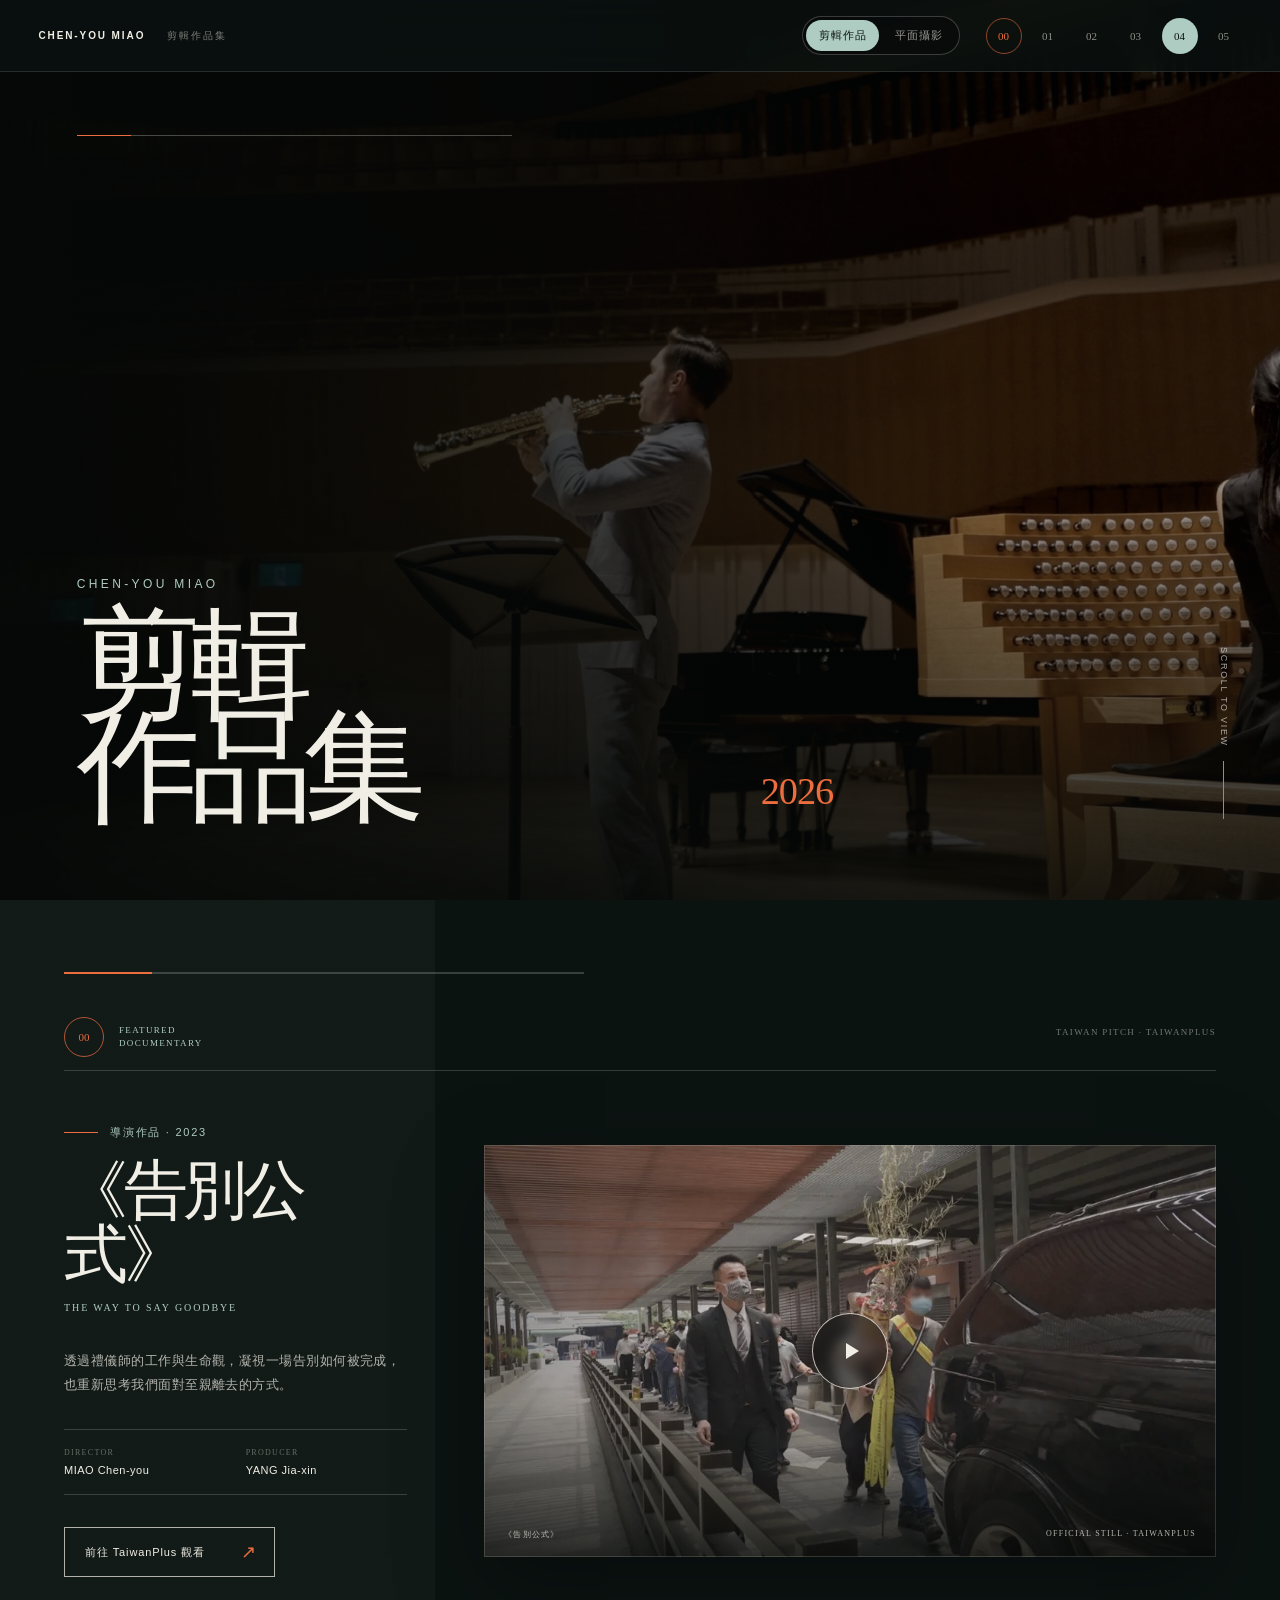
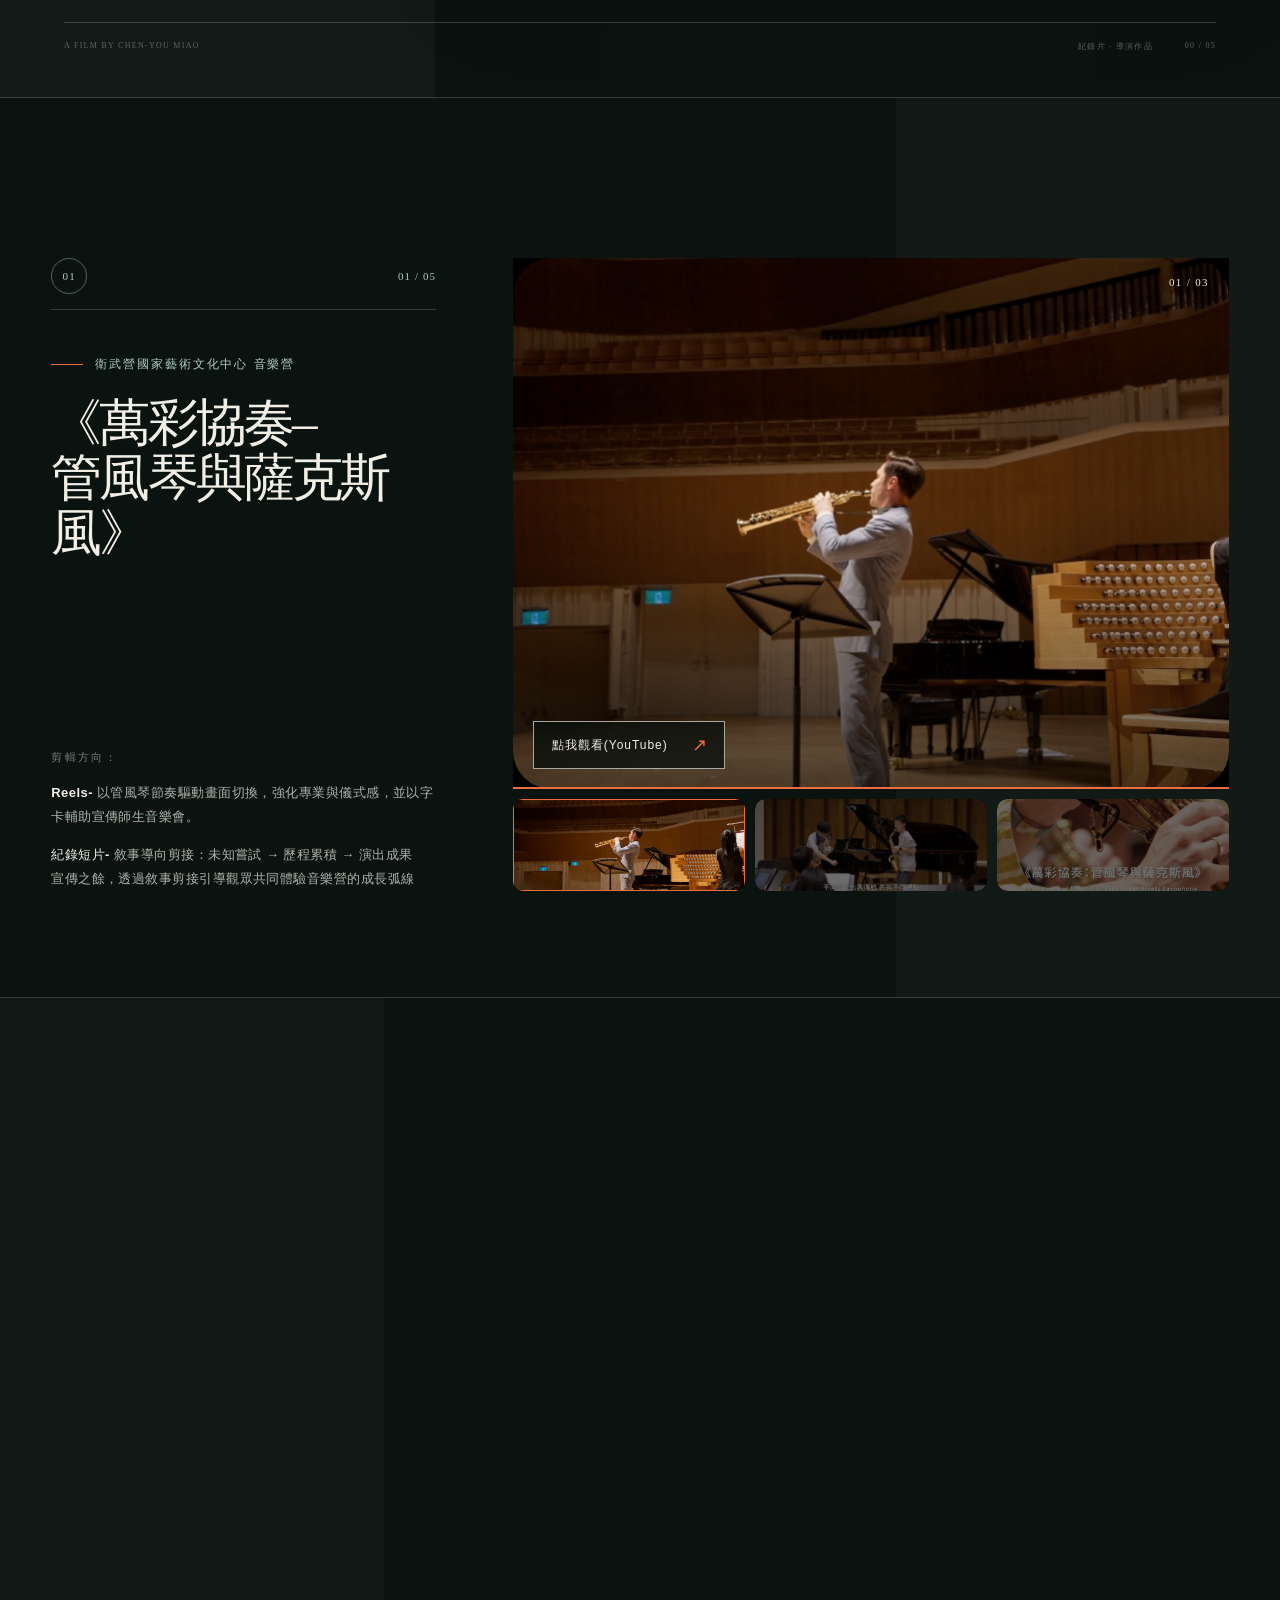
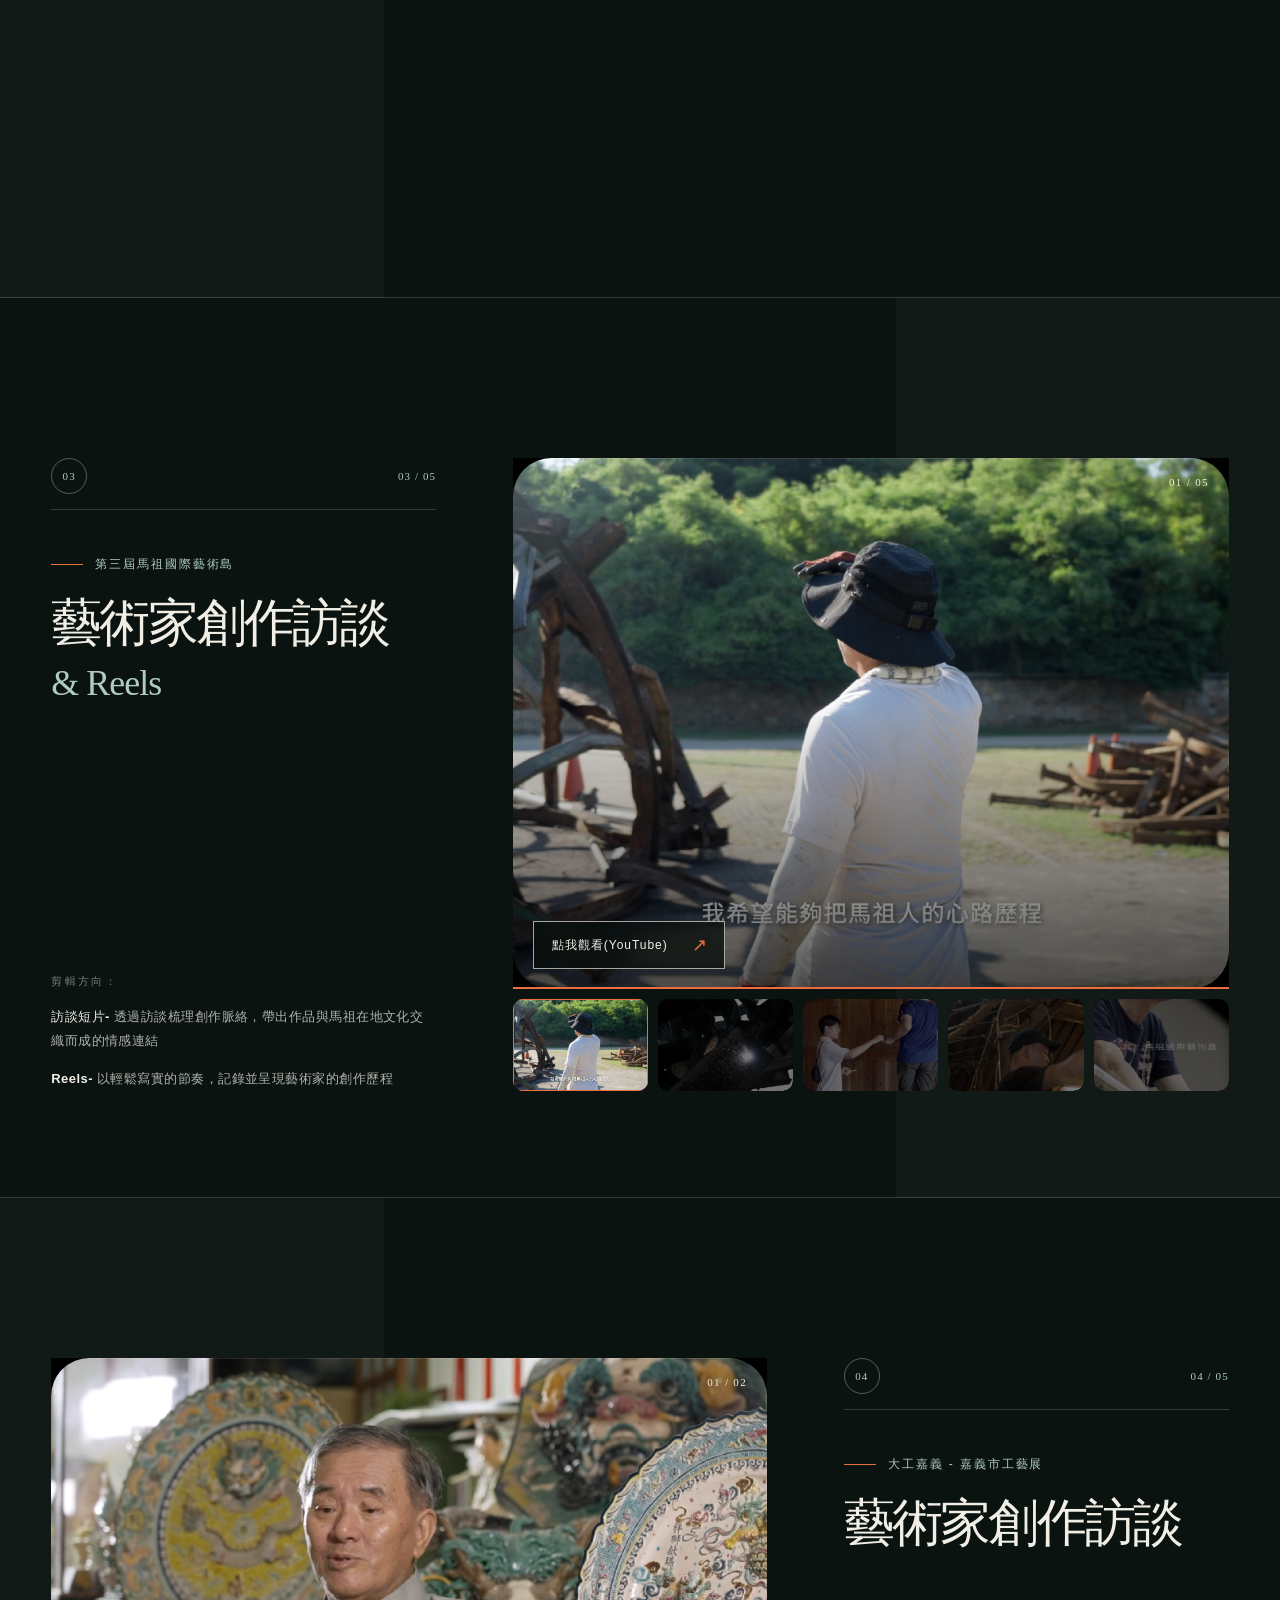
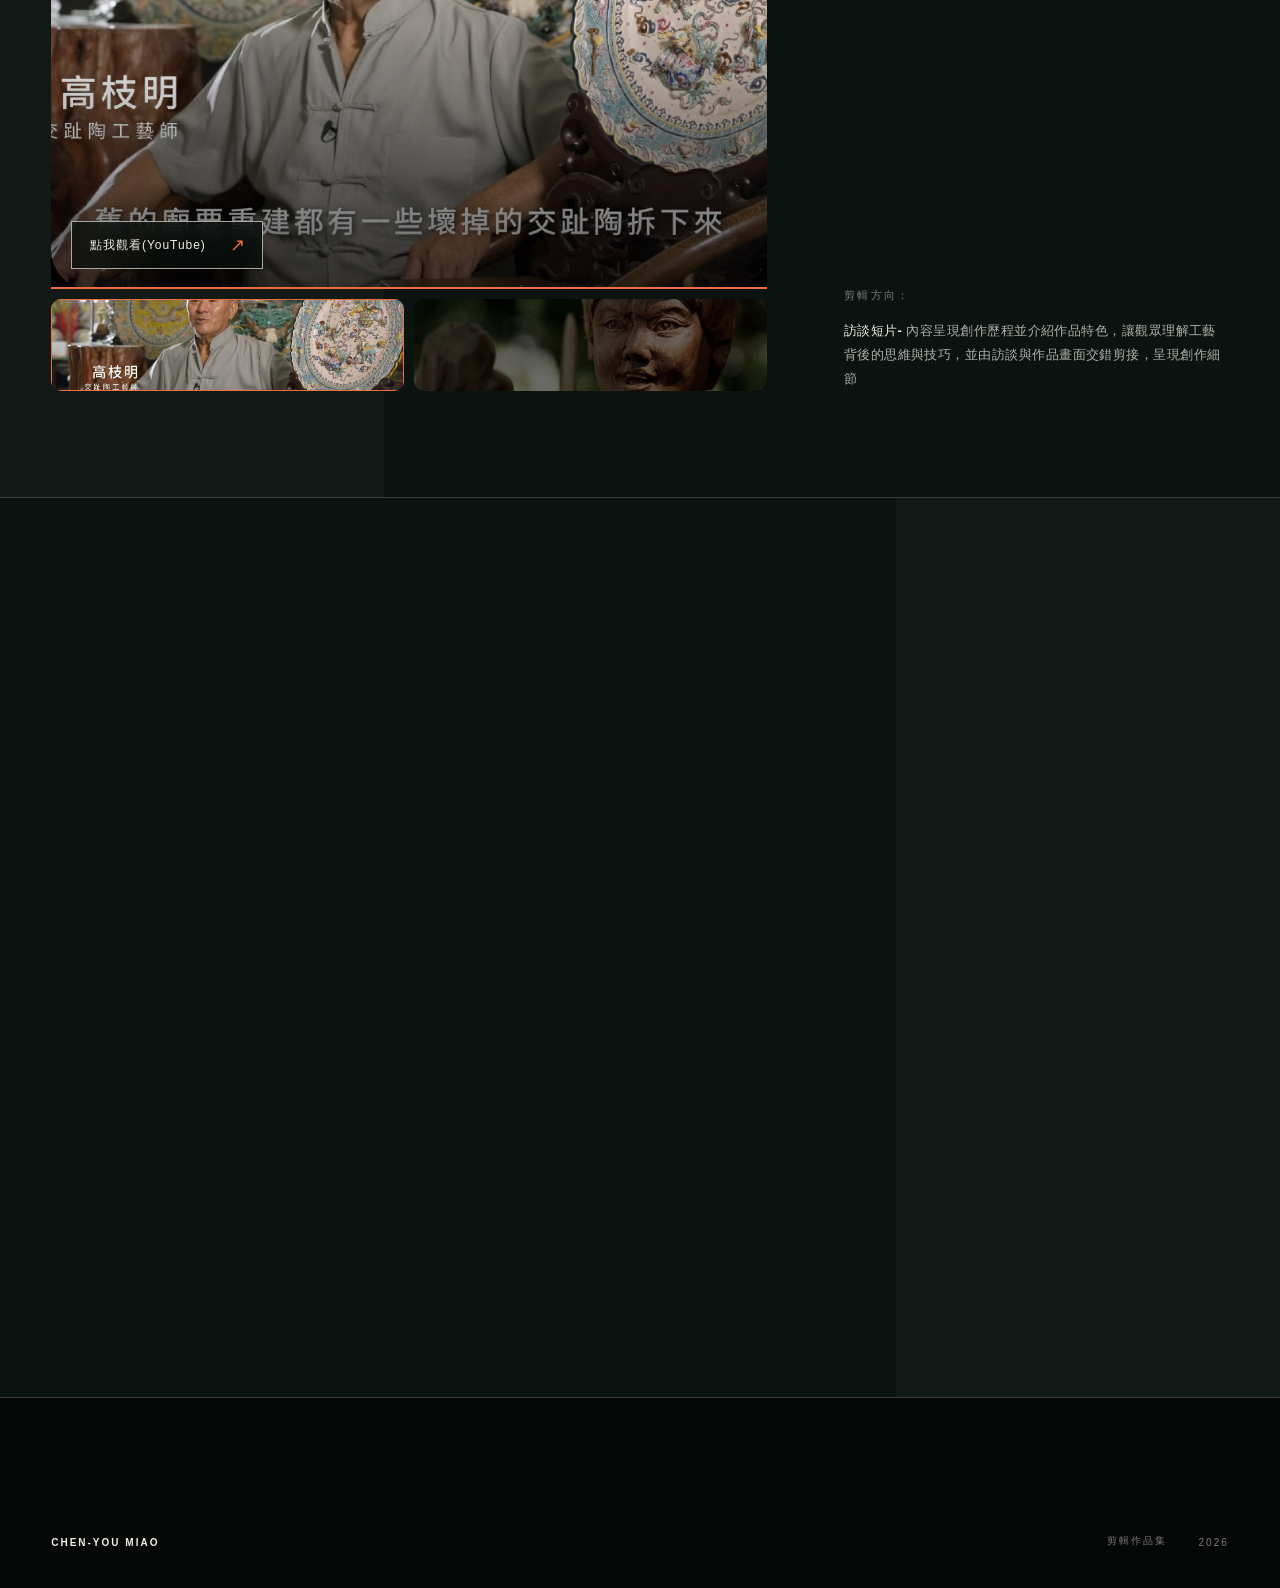
<file: index.html>
<!doctype html>
<html lang="zh-Hant">
<head>
  <meta charset="utf-8" />
  <meta name="viewport" content="width=device-width, initial-scale=1" />
  <meta name="description" content="繆承祐剪輯作品集：藝文活動、藝術家訪談、紀錄短片與宣傳影像。" />
  <meta name="theme-color" content="#0b1311" />
  <title>繆承祐｜剪輯作品集</title>
  <link rel="stylesheet" href="styles.css?v=20261124-project-align-4" />
</head>
<body>
  <div class="noise" aria-hidden="true"></div>

  <header class="site-header">
    <a class="brand" href="#top" aria-label="回到頁首">
      <strong>CHEN-YOU MIAO</strong>
      <span>剪輯作品集</span>
    </a>
    <div class="header-actions">
      <nav class="portfolio-switch" aria-label="切換作品集">
        <a class="is-active" href="index.html" aria-current="page">剪輯作品</a>
        <a href="photography.html">平面攝影</a>
      </nav>
      <nav class="desktop-nav" aria-label="作品導覽">
        <a class="featured-nav-link" href="#documentary">00</a>
        <a href="#project-01">01</a>
        <a href="#project-02">02</a>
        <a href="#project-03">03</a>
        <a href="#project-04">04</a>
        <a href="#project-05">05</a>
      </nav>
      <button class="menu-button" type="button" aria-expanded="false" aria-controls="mobile-nav">MENU</button>
    </div>
    <nav class="mobile-nav" id="mobile-nav" aria-label="行動版作品導覽">
      <a href="#documentary">00 — 告別公式</a>
      <a href="#project-01">01 — 萬彩協奏</a>
      <a href="#project-02">02 — 南火之誕</a>
      <a href="#project-03">03 — 馬祖國際藝術島</a>
      <a href="#project-04">04 — 大工嘉義</a>
      <a href="#project-05">05 — 其它</a>
    </nav>
  </header>

  <main>
    <section class="cover" id="top" aria-labelledby="cover-title">
      <img class="cover-image" src="assets/music-01.jpg" alt="音樂演出紀錄畫面" />
      <div class="cover-shade" aria-hidden="true"></div>
      <div class="cover-rule" aria-hidden="true"></div>
      <div class="cover-copy">
        <p class="cover-kicker">CHEN-YOU MIAO</p>
        <h1 id="cover-title">剪輯<br />作品集</h1>
        <p class="cover-year">2026</p>
      </div>
      <a class="scroll-cue" href="#documentary"><span>SCROLL TO VIEW</span><i aria-hidden="true"></i></a>
    </section>

    <section class="featured-documentary" id="documentary" aria-labelledby="documentary-title">
      <div class="featured-rule" aria-hidden="true"></div>

      <header class="featured-header reveal">
        <div class="featured-marker">
          <span>00</span>
          <p>FEATURED<br />DOCUMENTARY</p>
        </div>
        <p class="featured-platform">TAIWAN PITCH · TAIWANPLUS</p>
      </header>

      <div class="featured-layout">
        <div class="featured-copy reveal">
          <p class="featured-eyebrow">導演作品 · 2023</p>
          <h2 id="documentary-title">《告別公式》</h2>
          <p class="featured-en-title">THE WAY TO SAY GOODBYE</p>
          <p class="featured-summary">透過禮儀師的工作與生命觀，凝視一場告別如何被完成，也重新思考我們面對至親離去的方式。</p>

          <dl class="featured-credits">
            <div>
              <dt>DIRECTOR</dt>
              <dd>MIAO Chen-you</dd>
            </div>
            <div>
              <dt>PRODUCER</dt>
              <dd>YANG Jia-xin</dd>
            </div>
          </dl>

          <a class="documentary-button" href="https://www.taiwanplus.com/shows/lifestyle/culture/428/taiwan-pitch/230217061/the-way-to-say-goodbye" target="_blank" rel="noreferrer">
            <span>前往 TaiwanPlus 觀看</span>
            <b aria-hidden="true">↗</b>
          </a>
        </div>

        <figure class="featured-visual reveal">
          <img src="assets/documentary/the-way-to-say-goodbye.webp" alt="《告別公式》紀錄片劇照，禮儀師引導告別儀式" />
          <div class="featured-image-shade" aria-hidden="true"></div>
          <figcaption>
            <span>《告別公式》</span>
            <span>OFFICIAL STILL · TAIWANPLUS</span>
          </figcaption>
          <a class="documentary-play" href="https://www.taiwanplus.com/shows/lifestyle/culture/428/taiwan-pitch/230217061/the-way-to-say-goodbye" target="_blank" rel="noreferrer" aria-label="前往 TaiwanPlus 觀看《告別公式》">
            <i aria-hidden="true"></i>
          </a>
        </figure>
      </div>

      <footer class="featured-footer reveal">
        <span>A FILM BY CHEN-YOU MIAO</span>
        <span>紀錄片 · 導演作品</span>
        <span>00 / 05</span>
      </footer>
    </section>

    <section class="project" id="project-01" aria-labelledby="project-01-title">
      <div class="project-copy reveal">
        <div class="project-meta"><span>01</span><span>01 / 05</span></div>
        <p class="eyebrow">衛武營國家藝術文化中心 音樂營</p>
        <h2 id="project-01-title">《萬彩協奏–<br />管風琴與薩克斯風》</h2>
        <div class="direction">
          <h3>剪輯方向：</h3>
          <p><strong>Reels-</strong> 以管風琴節奏驅動畫面切換，強化專業與儀式感，並以字卡輔助宣傳師生音樂會。</p>
          <p><strong>紀錄短片-</strong> 敘事導向剪接：未知嘗試 → 歷程累積 → 演出成果<br />宣傳之餘，透過敘事剪接引導觀眾共同體驗音樂營的成長弧線</p>
        </div>
      </div>
      <div class="carousel reveal" data-carousel data-interval="3000">
        <div class="stage">
          <img class="stage-image" src="assets/music-01.jpg" alt="衛武營音樂營演出畫面" />
          <span class="stage-count" aria-live="polite">01 / 03</span>
          <a class="watch-button" href="https://youtube.com/playlist?list=PL-OPUMugt4q7_L4iYBAAZWl5LXCEzNAv4&amp;si=p-gY_dQYoXLNMkjb" target="_blank" rel="noreferrer">點我觀看(YouTube)<span aria-hidden="true">↗</span></a>
          <span class="timer" aria-hidden="true"></span>
        </div>
        <div class="thumbnails" aria-label="萬彩協奏作品圖片">
          <button class="thumbnail is-active" type="button" data-src="assets/music-01.jpg" data-alt="衛武營舞台上的薩克斯風演出" aria-label="顯示圖片 1"><img src="assets/music-01.jpg" alt="" /></button>
          <button class="thumbnail" type="button" data-src="assets/music-02.jpg" data-alt="音樂營鋼琴與薩克斯風排練" aria-label="顯示圖片 2"><img src="assets/music-02.jpg" alt="" /></button>
          <button class="thumbnail" type="button" data-src="assets/music-03-portrait.jpg" data-alt="直式薩克斯風宣傳短片畫面" aria-label="顯示圖片 3"><img src="assets/music-03-portrait.jpg" alt="" /></button>
        </div>
      </div>
    </section>

    <section class="project project-reverse" id="project-02" aria-labelledby="project-02-title">
      <div class="project-copy reveal">
        <div class="project-meta"><span>02</span><span>02 / 05</span></div>
        <p class="eyebrow">艸非火 x 光滿樓</p>
        <h2 id="project-02-title">南火之誕</h2>
        <div class="direction">
          <h3>剪輯方向：</h3>
          <p><strong>Reels-</strong> 節奏化剪輯，拉近觀眾與作品距離</p>
          <p><strong>訪談宣傳-</strong> 以訪談結構引導，層層揭示創作理念與情感脈絡</p>
        </div>
      </div>
      <div class="carousel reveal" data-carousel data-interval="3000">
        <div class="stage">
          <img class="stage-image" src="assets/south-fire-01.jpg" alt="南火之誕藝術家訪談畫面" />
          <span class="stage-count" aria-live="polite">01 / 03</span>
          <a class="watch-button" href="https://youtube.com/playlist?list=PL-OPUMugt4q6F4sa3euwrVsAGpyS8fLKN&amp;si=J7NHKt3uQYFetNqe" target="_blank" rel="noreferrer">點我觀看(YouTube)<span aria-hidden="true">↗</span></a>
          <span class="timer" aria-hidden="true"></span>
        </div>
        <div class="thumbnails" aria-label="南火之誕作品圖片">
          <button class="thumbnail is-active" type="button" data-src="assets/south-fire-01.jpg" data-alt="南火之誕藝術家訪談畫面" aria-label="顯示圖片 1"><img src="assets/south-fire-01.jpg" alt="" /></button>
          <button class="thumbnail" type="button" data-src="assets/south-fire-02-portrait.jpg" data-alt="藝術家戶外彩繪創作的直式短片畫面" aria-label="顯示圖片 2"><img src="assets/south-fire-02-portrait.jpg" alt="" /></button>
          <button class="thumbnail" type="button" data-src="assets/south-fire-03-portrait.jpg" data-alt="南火之誕社群短片畫面" aria-label="顯示圖片 3"><img src="assets/south-fire-03-portrait.jpg" alt="" /></button>
        </div>
      </div>
    </section>

    <section class="project" id="project-03" aria-labelledby="project-03-title">
      <div class="project-copy reveal">
        <div class="project-meta"><span>03</span><span>03 / 05</span></div>
        <p class="eyebrow">第三屆馬祖國際藝術島</p>
        <h2 id="project-03-title">藝術家創作訪談<br /><em>&amp; Reels</em></h2>
        <div class="direction">
          <h3>剪輯方向：</h3>
          <p><strong>訪談短片-</strong> 透過訪談梳理創作脈絡，帶出作品與馬祖在地文化交織而成的情感連結</p>
          <p><strong>Reels-</strong> 以輕鬆寫實的節奏，記錄並呈現藝術家的創作歷程</p>
        </div>
      </div>
      <div class="carousel reveal" data-carousel data-interval="3000">
        <div class="stage">
          <img class="stage-image" src="assets/matsu-01.jpg" alt="藝術家在馬祖戶外創作現場" />
          <span class="stage-count" aria-live="polite">01 / 05</span>
          <a class="watch-button" href="https://youtube.com/playlist?list=PL-OPUMugt4q7FRQsRDD4gEozkit-FlPb2&amp;si=M0vA6e29uyqS2dhj" target="_blank" rel="noreferrer">點我觀看(YouTube)<span aria-hidden="true">↗</span></a>
          <span class="timer" aria-hidden="true"></span>
        </div>
        <div class="thumbnails" aria-label="馬祖國際藝術島作品圖片">
          <button class="thumbnail is-active" type="button" data-src="assets/matsu-01.jpg" data-alt="藝術家在馬祖戶外創作現場" aria-label="顯示圖片 1"><img src="assets/matsu-01.jpg" alt="" /></button>
          <button class="thumbnail" type="button" data-src="assets/matsu-02.jpg" data-alt="馬祖藝術作品焊接現場" aria-label="顯示圖片 2"><img src="assets/matsu-02.jpg" alt="" /></button>
          <button class="thumbnail" type="button" data-src="assets/matsu-03-portrait.jpg" data-alt="木造空間的創作過程" aria-label="顯示圖片 3"><img src="assets/matsu-03-portrait.jpg" alt="" /></button>
          <button class="thumbnail" type="button" data-src="assets/matsu-04-portrait.jpg" data-alt="藝術家在木造空間工作" aria-label="顯示圖片 4"><img src="assets/matsu-04-portrait.jpg" alt="" /></button>
          <button class="thumbnail" type="button" data-src="assets/matsu-05-portrait.jpg" data-alt="馬祖藝術家訪談直式短片畫面" aria-label="顯示圖片 5"><img src="assets/matsu-05-portrait.jpg" alt="" /></button>
        </div>
      </div>
    </section>

    <section class="project project-reverse" id="project-04" aria-labelledby="project-04-title">
      <div class="project-copy reveal">
        <div class="project-meta"><span>04</span><span>04 / 05</span></div>
        <p class="eyebrow">大工嘉義 - 嘉義市工藝展</p>
        <h2 id="project-04-title">藝術家創作訪談</h2>
        <div class="direction">
          <h3>剪輯方向：</h3>
          <p><strong>訪談短片-</strong> 內容呈現創作歷程並介紹作品特色，讓觀眾理解工藝背後的思維與技巧，並由訪談與作品畫面交錯剪接，呈現創作細節</p>
        </div>
      </div>
      <div class="carousel reveal" data-carousel data-interval="3000">
        <div class="stage">
          <img class="stage-image" src="assets/craft-01.jpg" alt="交趾陶工藝師訪談畫面" />
          <span class="stage-count" aria-live="polite">01 / 02</span>
          <a class="watch-button" href="https://youtube.com/playlist?list=PL-OPUMugt4q7Y0ghiddpMWeKo7XYzPfDP&amp;si=YQrKwxPVIrJidQJZ" target="_blank" rel="noreferrer">點我觀看(YouTube)<span aria-hidden="true">↗</span></a>
          <span class="timer" aria-hidden="true"></span>
        </div>
        <div class="thumbnails" aria-label="大工嘉義作品圖片">
          <button class="thumbnail is-active" type="button" data-src="assets/craft-01.jpg" data-alt="交趾陶工藝師訪談畫面" aria-label="顯示圖片 1"><img src="assets/craft-01.jpg" alt="" /></button>
          <button class="thumbnail" type="button" data-src="assets/craft-02.jpg" data-alt="木雕作品細節" aria-label="顯示圖片 2"><img src="assets/craft-02.jpg" alt="" /></button>
        </div>
      </div>
    </section>

    <section class="project" id="project-05" aria-labelledby="project-05-title">
      <div class="project-copy reveal">
        <div class="project-meta"><span>05</span><span>05 / 05</span></div>
        <p class="eyebrow">其它</p>
        <h2 id="project-05-title">活動紀錄、宣傳</h2>
        <div class="direction">
          <h3>剪輯方向：</h3>
          <p>透過節奏導向的剪輯手法做畫面切換，避免流水帳式紀錄；部分作品於關鍵段落加入訪談，強化活動主軸與參與者觀點，使影像同時兼具節奏感與內容深度。</p>
        </div>
      </div>
      <div class="carousel reveal" data-carousel data-interval="3000">
        <div class="stage">
          <img class="stage-image" src="assets/other-01.jpg" alt="舞台活動演出紀錄" />
          <span class="stage-count" aria-live="polite">01 / 04</span>
          <a class="watch-button" href="https://youtube.com/playlist?list=PL-OPUMugt4q6HNO3L-wJtJfv11vTKWcSq&amp;si=Cw7LlsOllOw_Tz-r" target="_blank" rel="noreferrer">點我觀看(YouTube)<span aria-hidden="true">↗</span></a>
          <span class="timer" aria-hidden="true"></span>
        </div>
        <div class="thumbnails" aria-label="活動紀錄與宣傳作品圖片">
          <button class="thumbnail is-active" type="button" data-src="assets/other-01.jpg" data-alt="舞台活動演出紀錄" aria-label="顯示圖片 1"><img src="assets/other-01.jpg" alt="" /></button>
          <button class="thumbnail" type="button" data-src="assets/other-02.jpg" data-alt="兒童藝術活動紀錄" aria-label="顯示圖片 2"><img src="assets/other-02.jpg" alt="" /></button>
          <button class="thumbnail" type="button" data-src="assets/other-03.jpg" data-alt="兒童參與活動紀錄" aria-label="顯示圖片 3"><img src="assets/other-03.jpg" alt="" /></button>
          <button class="thumbnail" type="button" data-src="assets/other-04.jpg" data-alt="活動策展訪談畫面" aria-label="顯示圖片 4"><img src="assets/other-04.jpg" alt="" /></button>
        </div>
      </div>
    </section>
  </main>

  <footer class="site-footer">
    <a href="#top">CHEN-YOU MIAO</a>
    <span>剪輯作品集</span>
    <span>2026</span>
  </footer>

  <script src="script.js?v=20261124-project-align-4"></script>
</body>
</html>
</file>
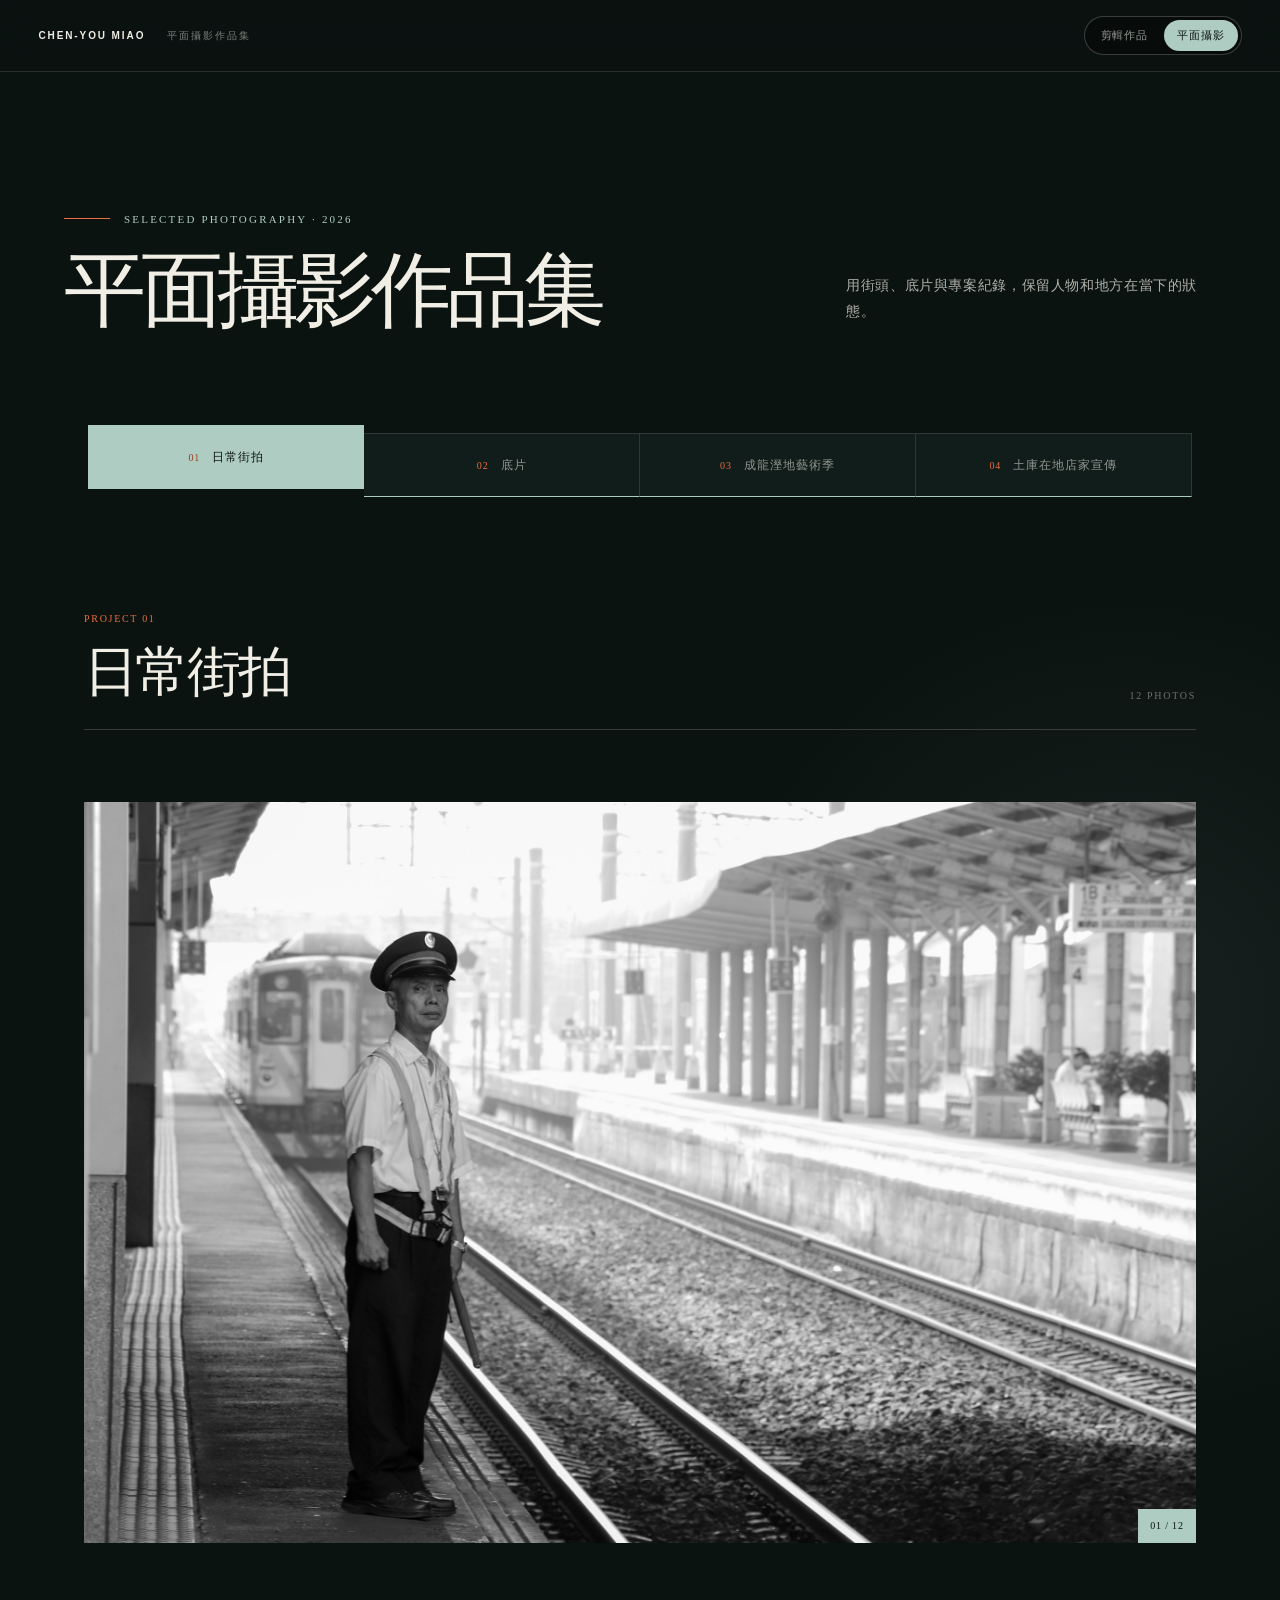
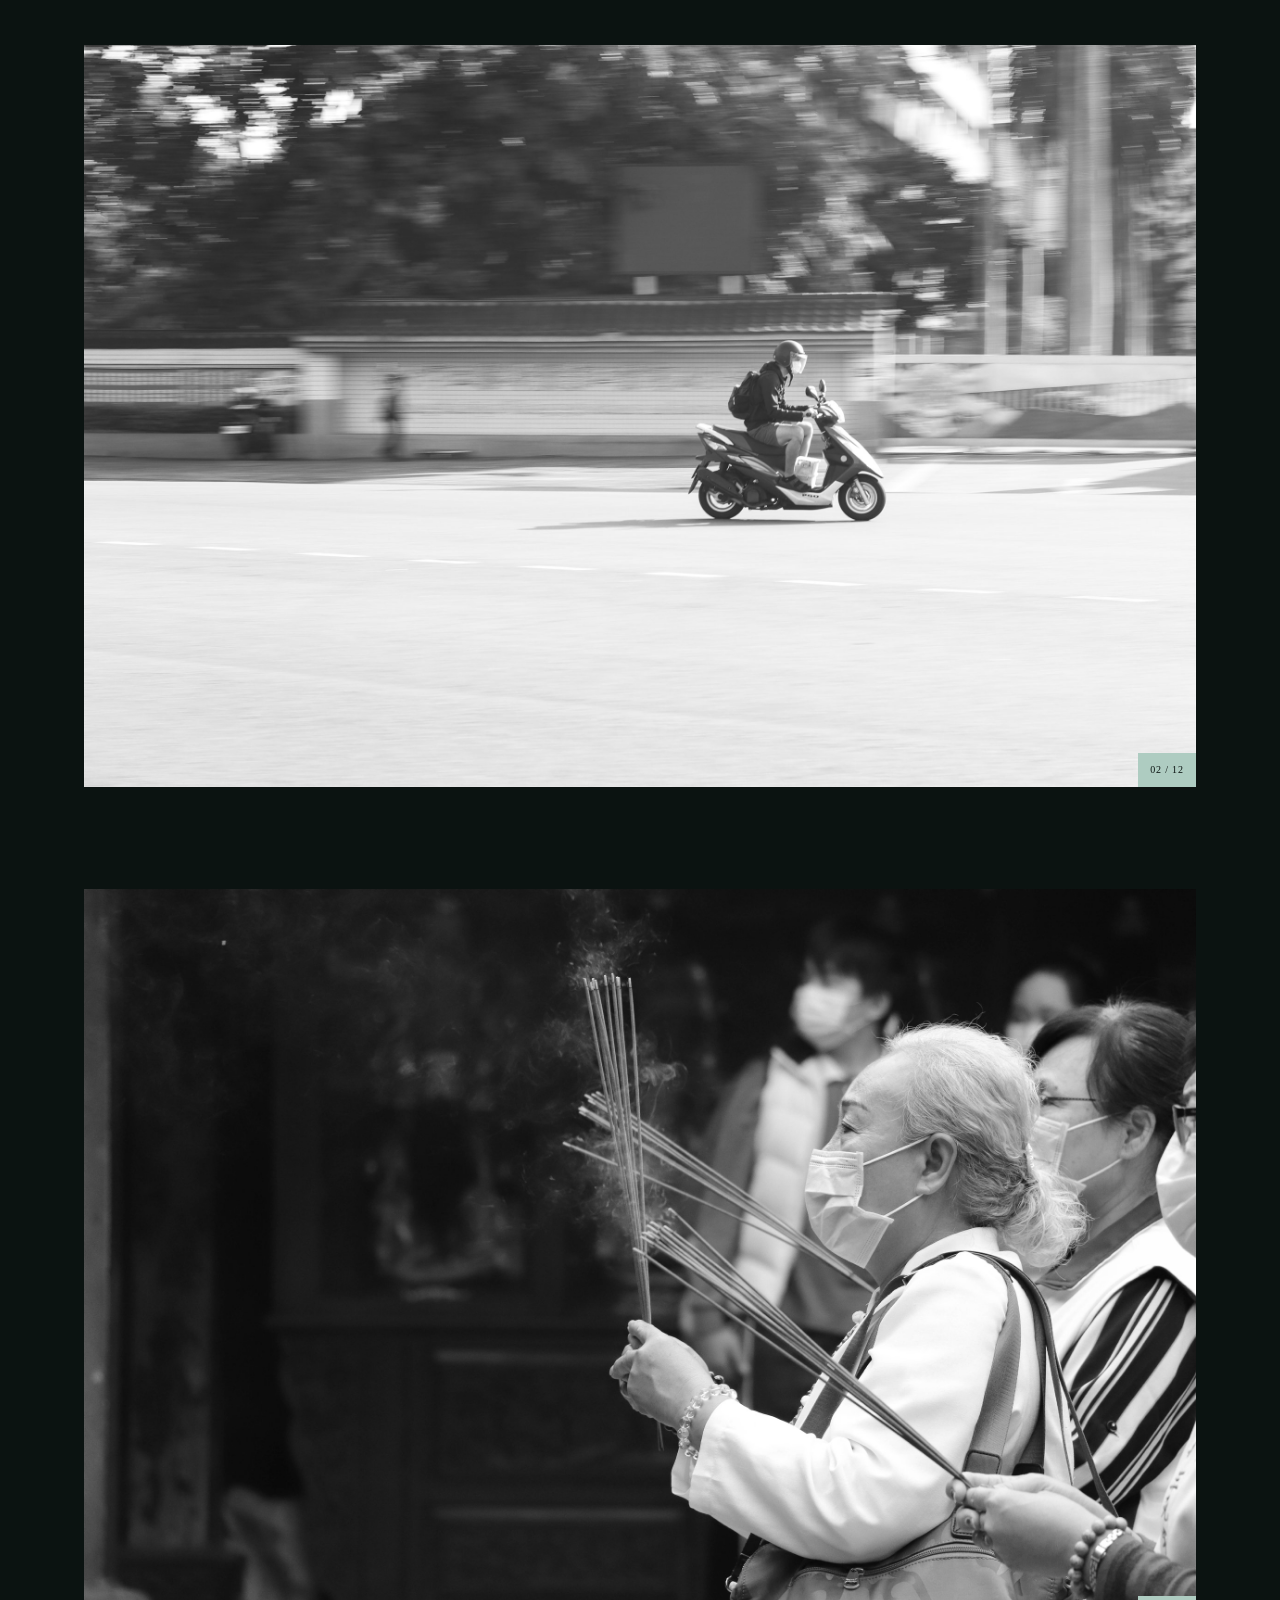
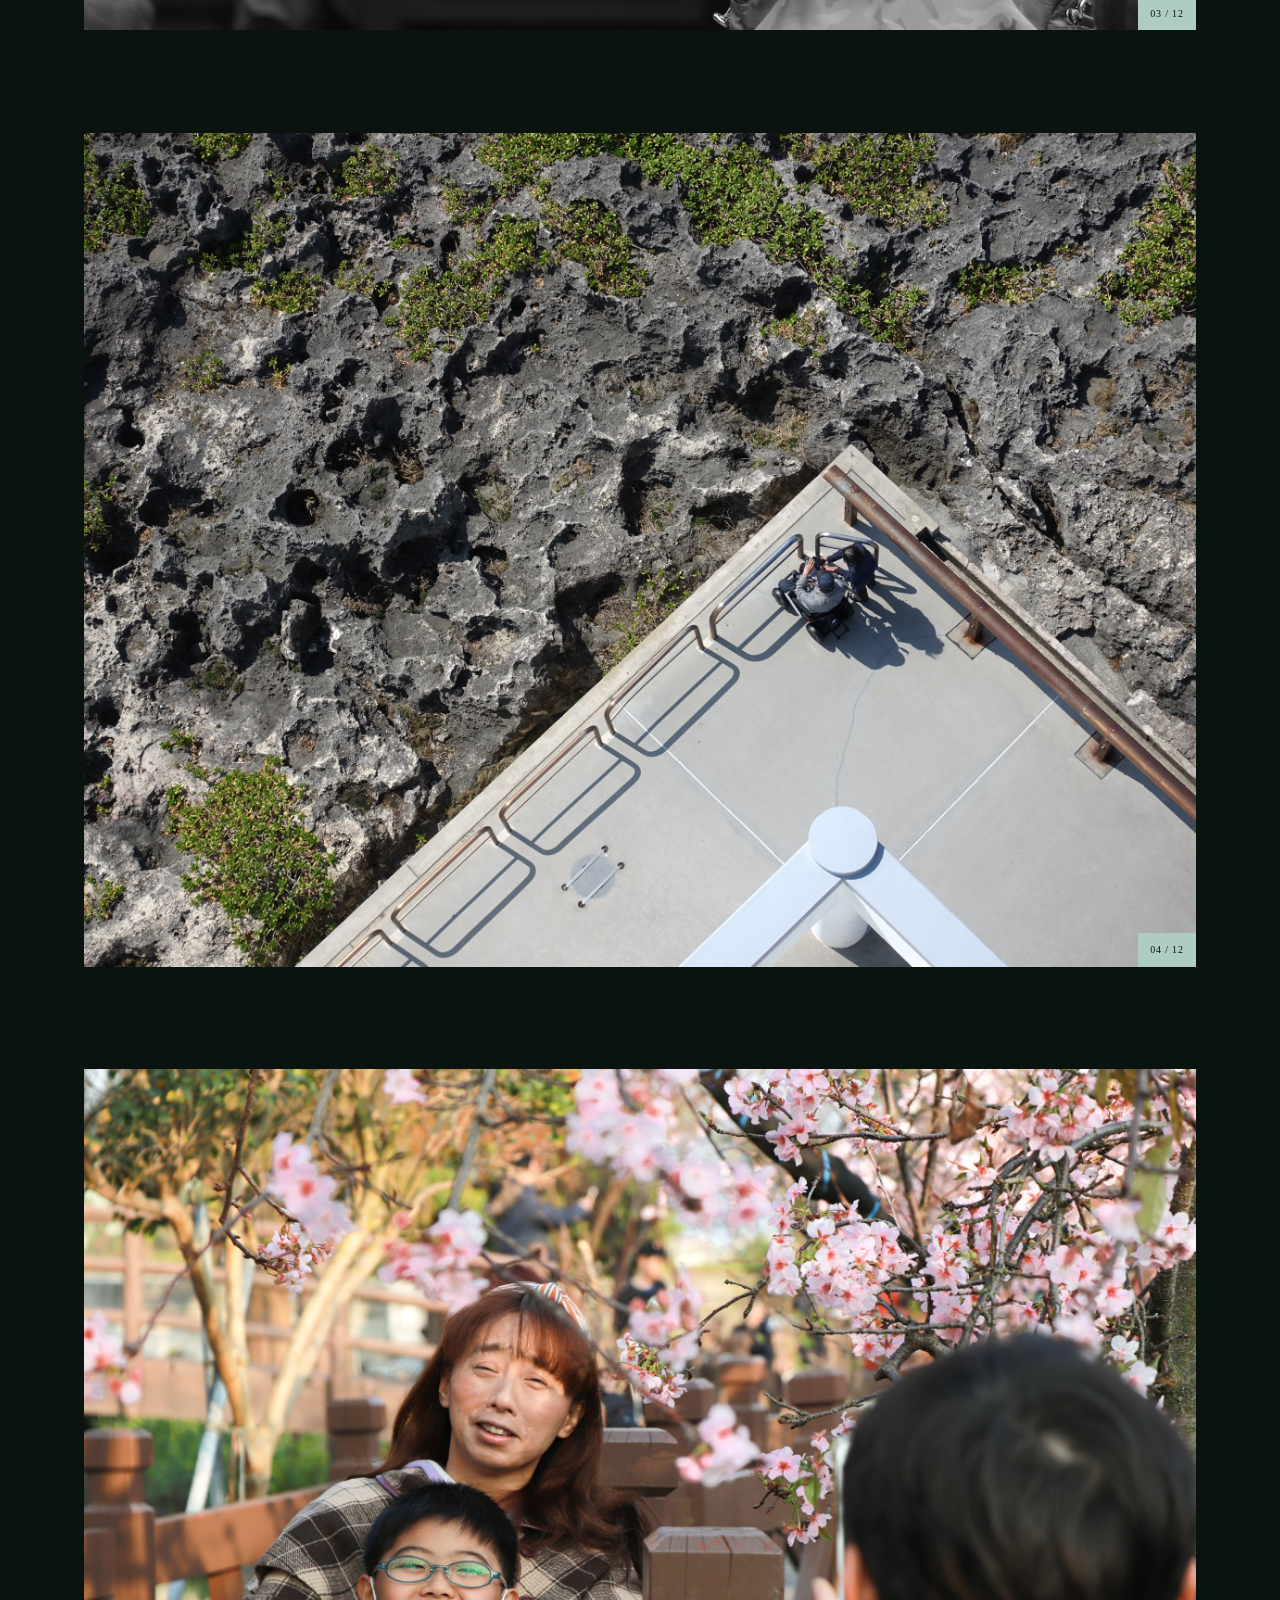
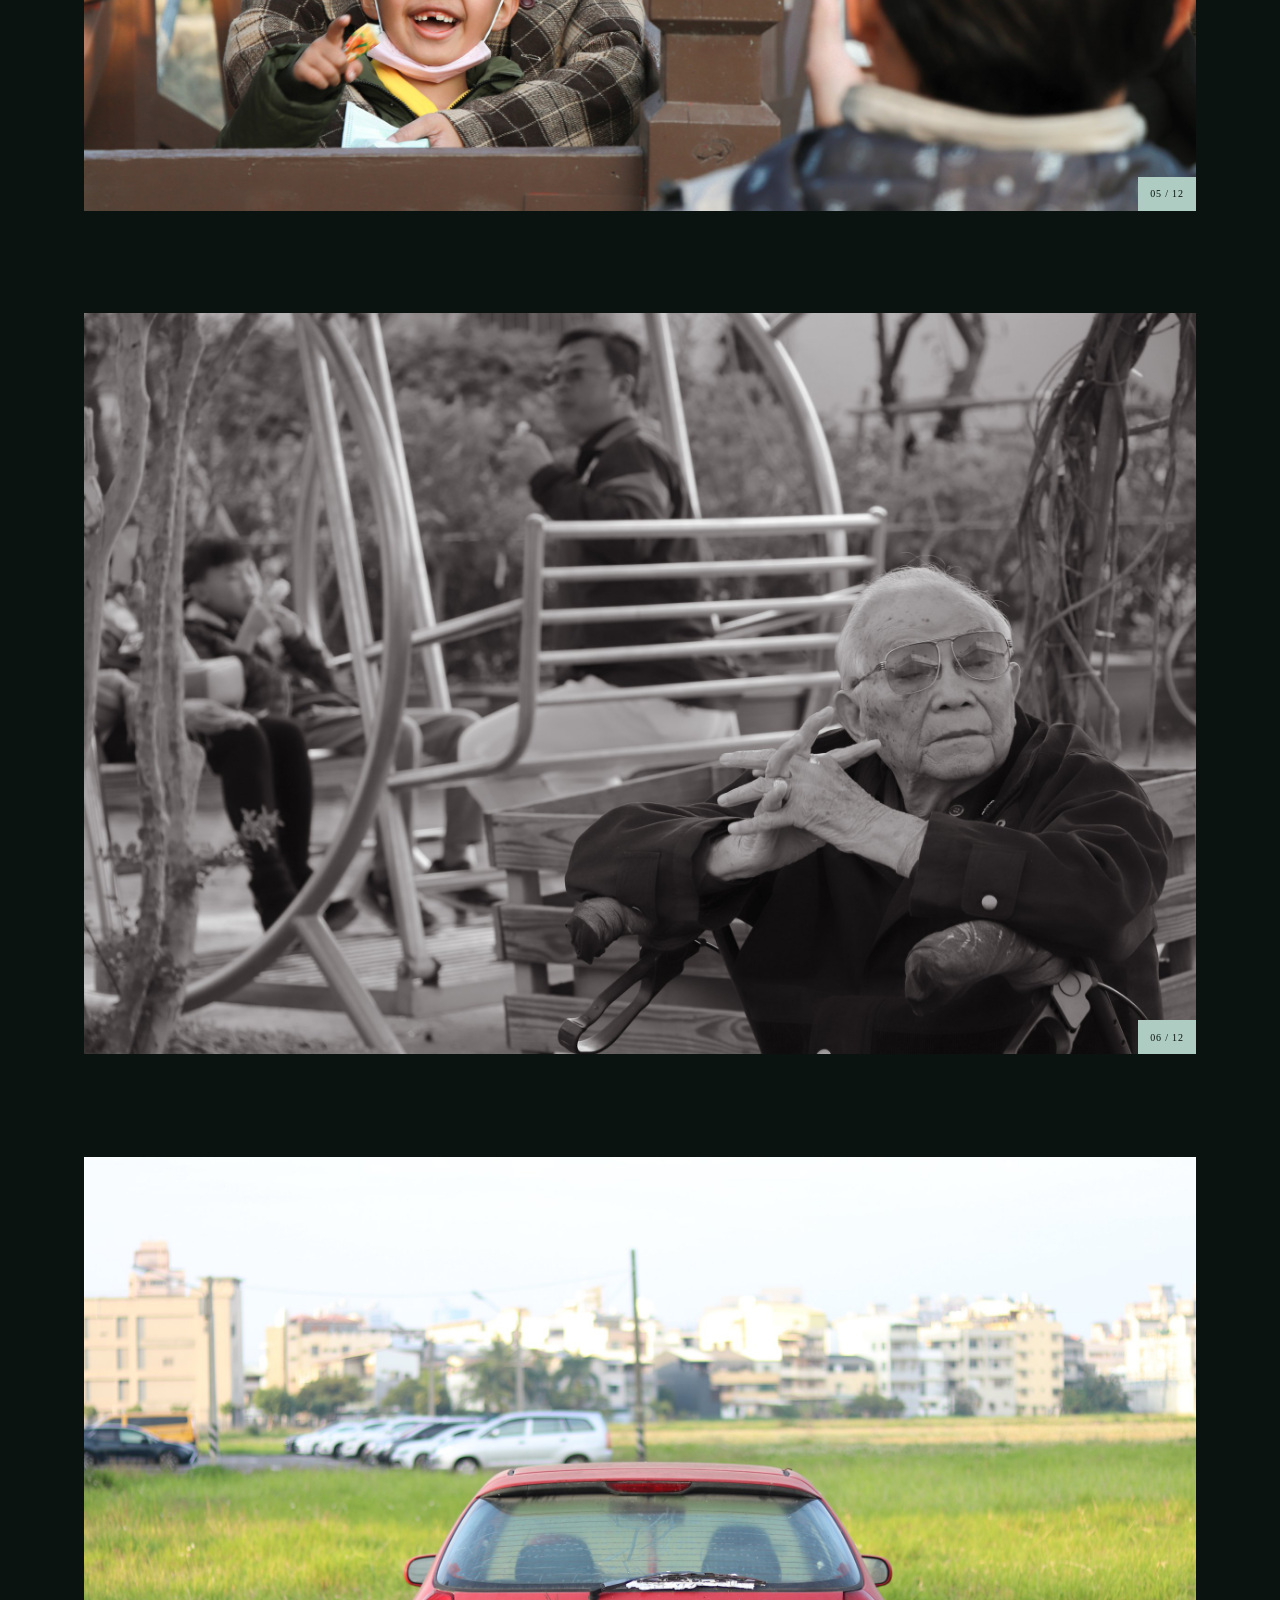
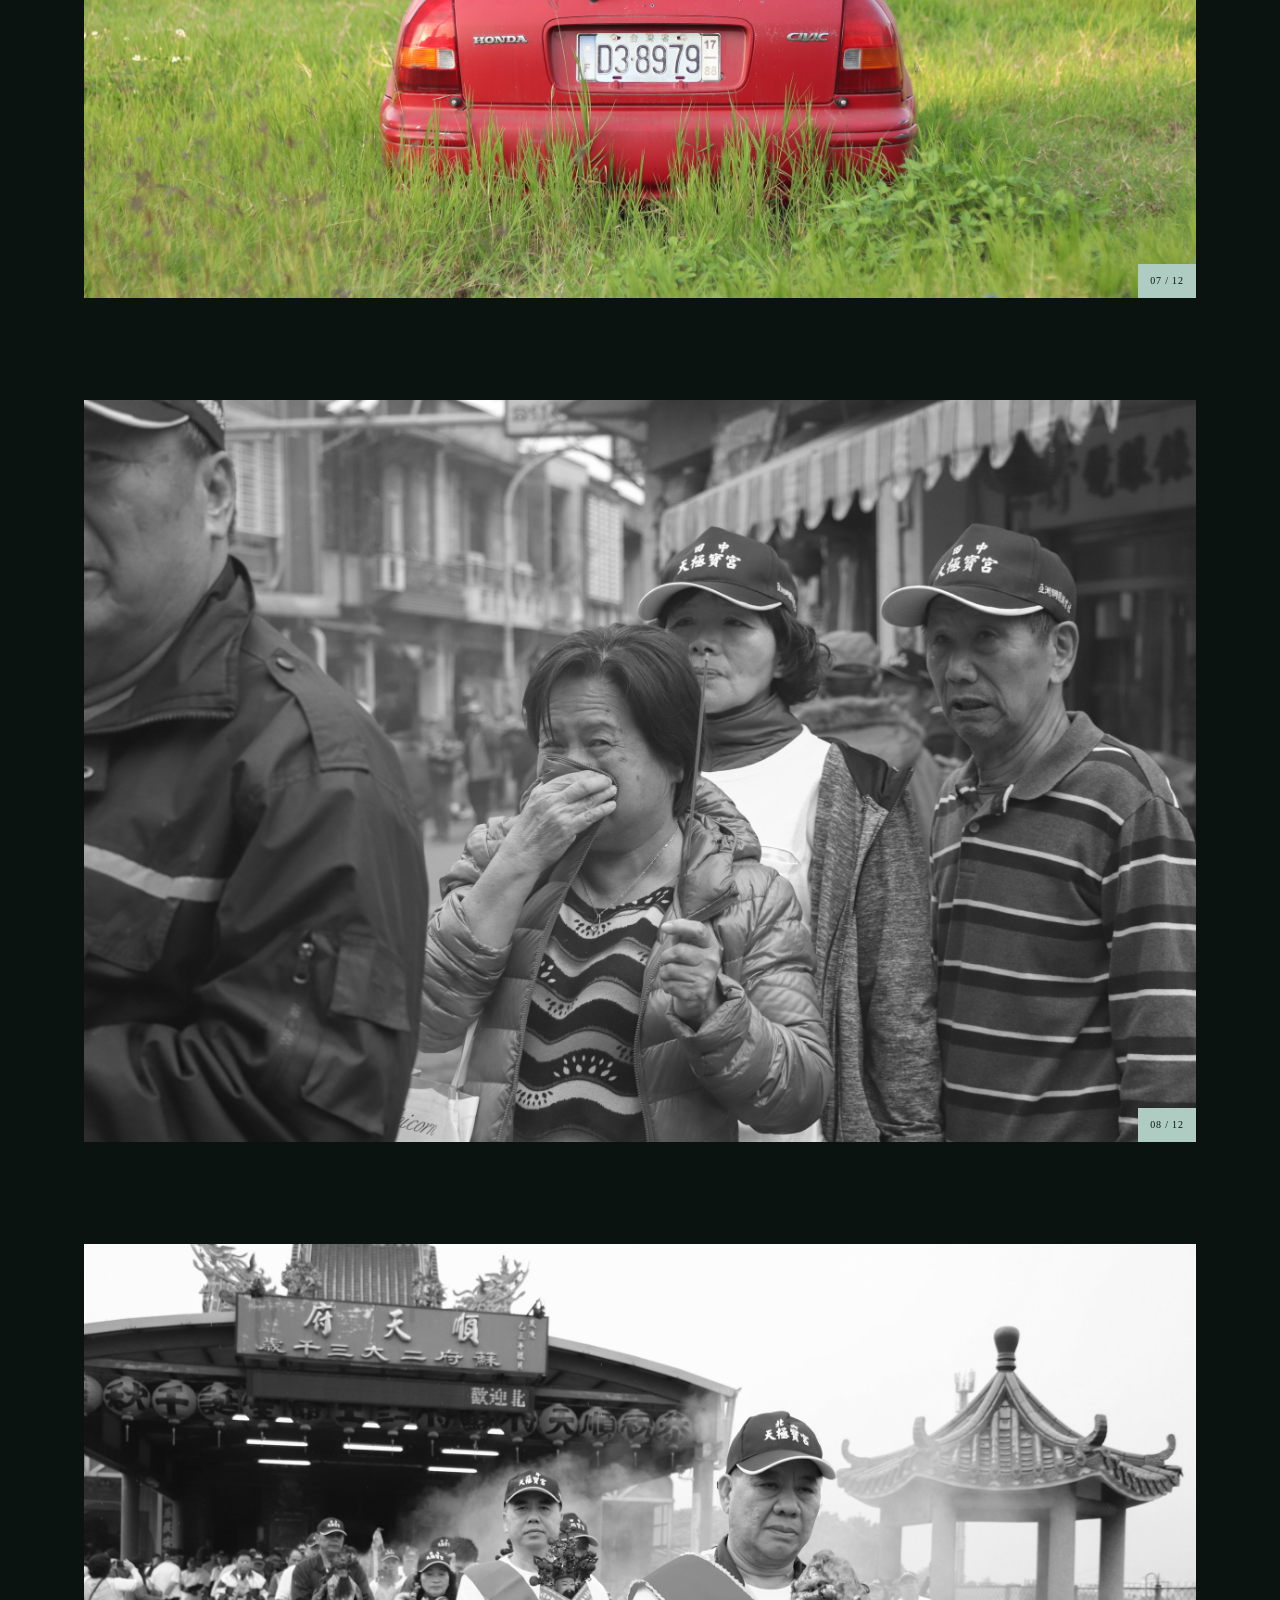
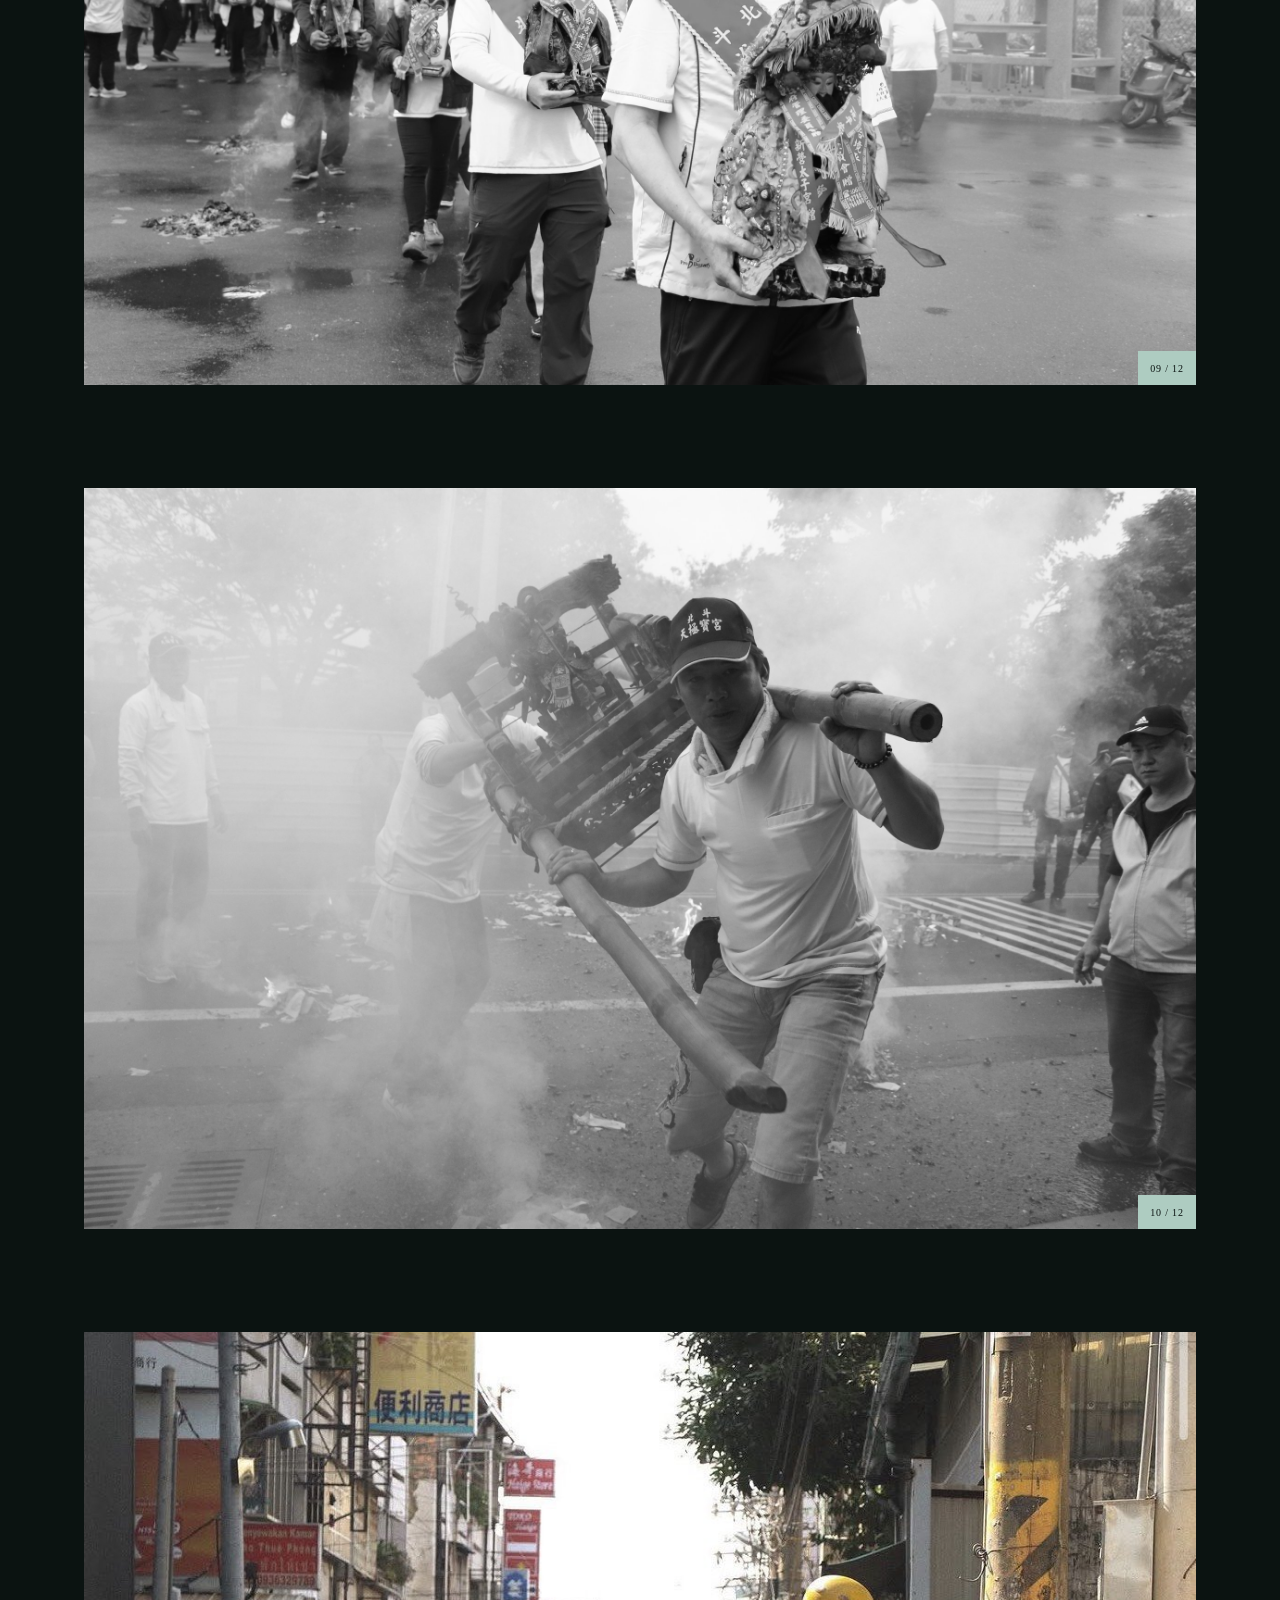
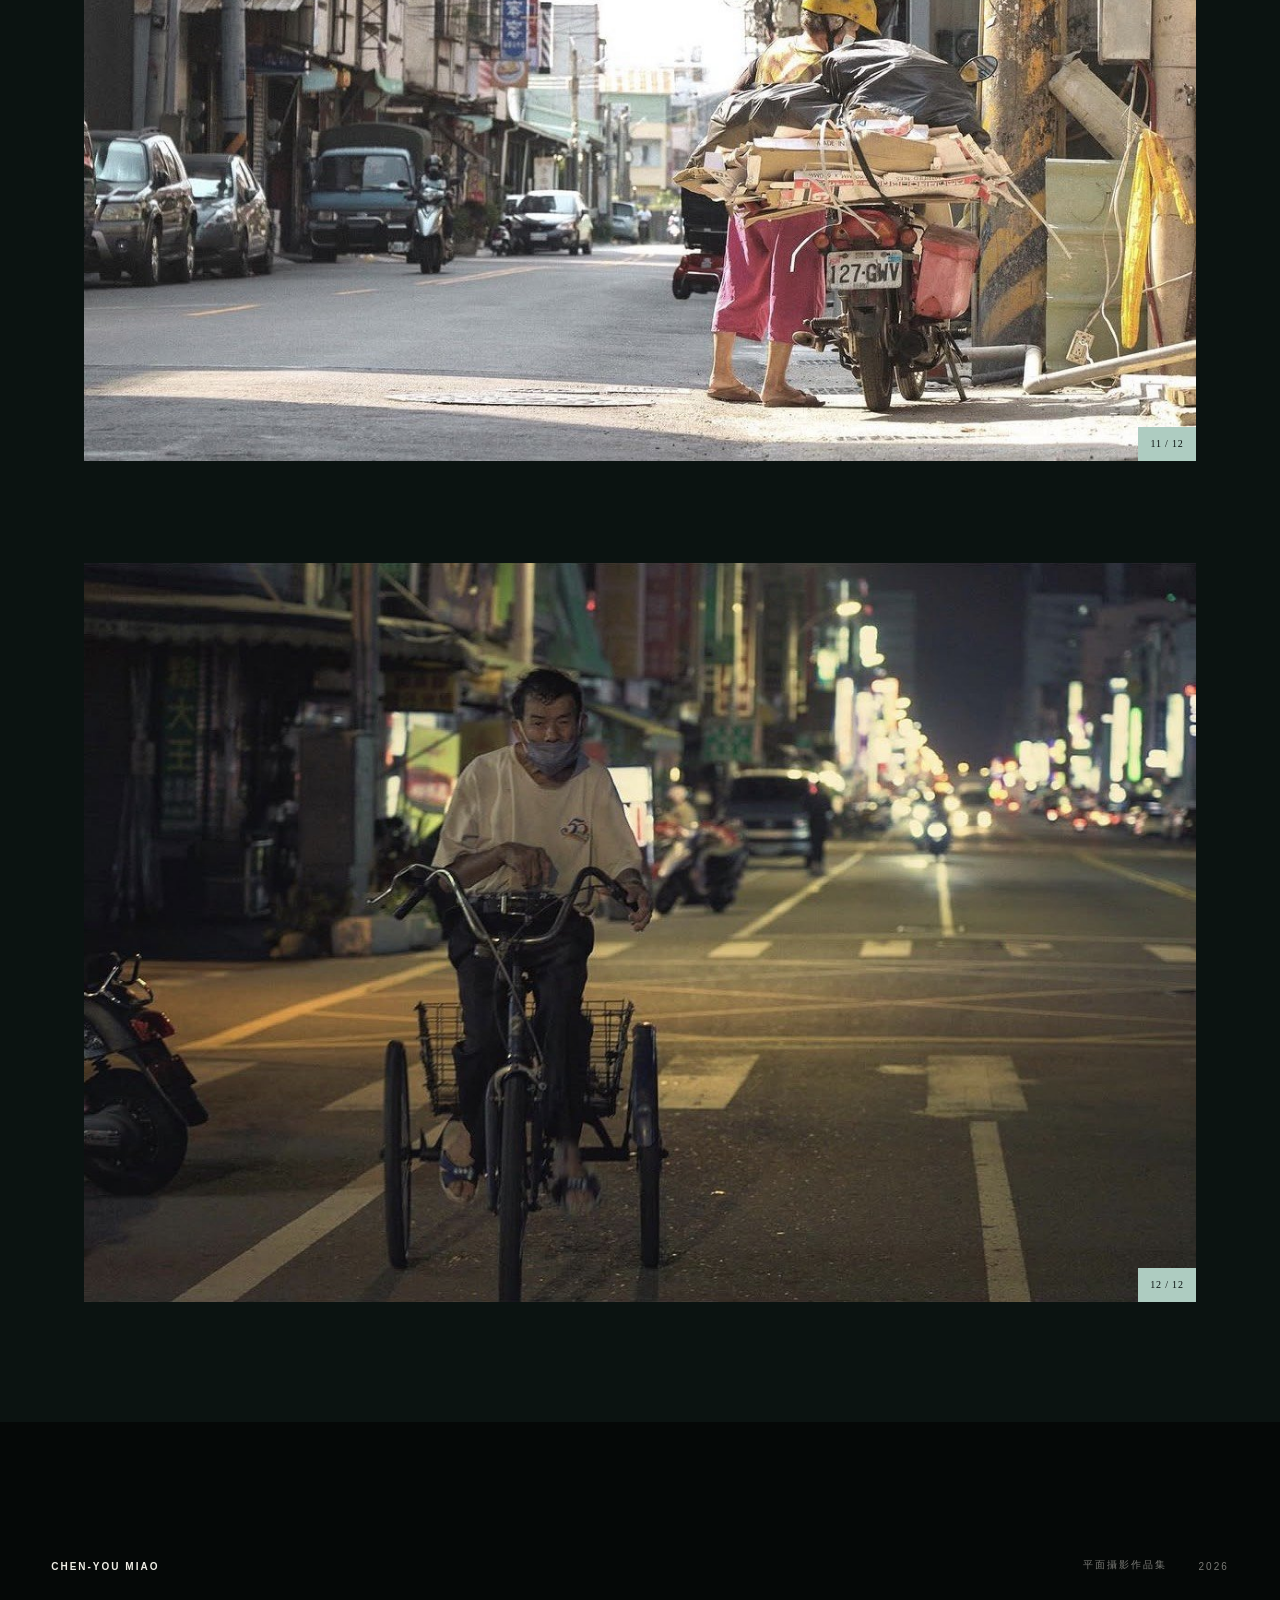
<file: photography.html>
<!doctype html>
<html lang="zh-Hant">
<head>
  <meta charset="utf-8" />
  <meta name="viewport" content="width=device-width, initial-scale=1" />
  <meta name="description" content="繆承祐平面攝影作品集：街拍、底片、成龍溼地藝術季與土庫在地店家紀錄。" />
  <meta name="theme-color" content="#0b1311" />
  <title>繆承祐｜平面攝影作品集</title>
  <link rel="stylesheet" href="styles.css" />
  <link rel="stylesheet" href="photography.css" />
</head>
<body class="photography-page">
  <div class="noise" aria-hidden="true"></div>

  <header class="site-header">
    <a class="brand" href="#top" aria-label="回到頁首">
      <strong>CHEN-YOU MIAO</strong>
      <span>平面攝影作品集</span>
    </a>
    <nav class="portfolio-switch" aria-label="切換作品集">
      <a href="index.html">剪輯作品</a>
      <a class="is-active" href="photography.html" aria-current="page">平面攝影</a>
    </nav>
  </header>

  <main id="top">
    <section class="photo-intro" aria-labelledby="photo-title">
      <p class="photo-kicker">SELECTED PHOTOGRAPHY · 2026</p>
      <div class="photo-heading-row">
        <h1 id="photo-title">平面攝影<span>作品集</span></h1>
        <p>用街頭、底片與專案紀錄，保留人物和地方在當下的狀態。</p>
      </div>
    </section>

    <nav class="photo-tabs" aria-label="攝影專案分類" role="tablist">
      <button class="photo-tab is-active" type="button" role="tab" aria-selected="true" data-gallery="street">
        <span>01</span>日常街拍
      </button>
      <button class="photo-tab" type="button" role="tab" aria-selected="false" data-gallery="film">
        <span>02</span>底片
      </button>
      <button class="photo-tab" type="button" role="tab" aria-selected="false" data-gallery="chenglong">
        <span>03</span>成龍溼地藝術季
      </button>
      <button class="photo-tab" type="button" role="tab" aria-selected="false" data-gallery="tuku">
        <span>04</span>土庫在地店家宣傳
      </button>
    </nav>

    <section class="photo-gallery-section" aria-live="polite" aria-atomic="false">
      <header class="gallery-heading">
        <div>
          <p class="gallery-index" id="gallery-index">PROJECT 01</p>
          <h2 id="gallery-title">日常街拍</h2>
        </div>
        <p class="gallery-count" id="gallery-count">12 PHOTOS</p>
      </header>
      <div class="photo-gallery" id="photo-gallery" role="tabpanel" aria-labelledby="gallery-title"></div>
    </section>
  </main>

  <footer class="site-footer photo-footer">
    <a href="#top">CHEN-YOU MIAO</a>
    <span>平面攝影作品集</span>
    <span>2026</span>
  </footer>

  <script src="photography.js"></script>
</body>
</html>
</file>
<file: styles.css>
:root {
  --ink: #0b1311;
  --ink-soft: #111d1a;
  --paper: #f0eee5;
  --paper-soft: rgba(240, 238, 229, 0.72);
  --mint: oklch(0.82 0.035 172);
  --orange: oklch(0.68 0.17 40);
  --line: rgba(240, 238, 229, 0.18);
  --header-height: 72px;
  --display: "Noto Serif TC", "Source Han Serif TC", "Songti TC", PMingLiU, serif;
  --body: "Noto Sans TC", "PingFang TC", "Microsoft JhengHei", sans-serif;
}

* {
  box-sizing: border-box;
}

html {
  scroll-behavior: smooth;
  background: var(--ink);
}

body {
  margin: 0;
  color: var(--paper);
  background: var(--ink);
  font-family: var(--body);
  font-synthesis: none;
  overflow-x: hidden;
}

body.menu-open {
  overflow: hidden;
}

img {
  max-width: 100%;
}

a {
  color: inherit;
}

button,
a {
  -webkit-tap-highlight-color: transparent;
}

.noise {
  position: fixed;
  inset: 0;
  z-index: 20;
  pointer-events: none;
  opacity: 0.13;
  background-image: radial-gradient(rgba(255, 255, 255, 0.28) 0.45px, transparent 0.6px);
  background-size: 4px 4px;
  mix-blend-mode: soft-light;
}

.site-header {
  position: fixed;
  top: 0;
  left: 0;
  right: 0;
  z-index: 30;
  height: var(--header-height);
  display: flex;
  align-items: center;
  justify-content: space-between;
  padding: 0 clamp(22px, 3vw, 48px);
  border-bottom: 1px solid rgba(240, 238, 229, 0.13);
  background: rgba(11, 19, 17, 0.79);
  backdrop-filter: blur(18px);
}

.brand {
  display: flex;
  align-items: center;
  gap: 22px;
  text-decoration: none;
  font-size: 10px;
  letter-spacing: 0.19em;
}

.brand strong {
  font-weight: 700;
}

.brand span {
  color: rgba(240, 238, 229, 0.5);
}

.header-actions {
  display: flex;
  align-items: center;
  gap: clamp(16px, 2vw, 30px);
}

.portfolio-switch {
  display: inline-flex;
  align-items: center;
  gap: 3px;
  padding: 3px;
  border: 1px solid rgba(240, 238, 229, 0.22);
  border-radius: 999px;
  background: rgba(5, 8, 7, 0.46);
}

.portfolio-switch a {
  min-height: 31px;
  display: inline-flex;
  align-items: center;
  justify-content: center;
  padding: 0 13px;
  border-radius: 999px;
  color: rgba(240, 238, 229, 0.62);
  font-size: 11px;
  letter-spacing: 0.08em;
  text-decoration: none;
  white-space: nowrap;
  transition: color 180ms ease, background 180ms ease;
}

.portfolio-switch a:hover,
.portfolio-switch a:focus-visible {
  color: var(--paper);
}

.portfolio-switch a.is-active {
  color: var(--ink);
  background: var(--mint);
}

.desktop-nav {
  display: flex;
  align-items: center;
  gap: 8px;
}

.desktop-nav a {
  width: 36px;
  height: 36px;
  display: grid;
  place-items: center;
  color: rgba(240, 238, 229, 0.58);
  font-family: Georgia, serif;
  font-size: 11px;
  text-decoration: none;
  border-radius: 50%;
  transition: 180ms ease;
}

.desktop-nav a:hover,
.desktop-nav a.is-active {
  color: var(--ink);
  background: var(--mint);
}

.desktop-nav a.featured-nav-link {
  color: var(--orange);
  border: 1px solid color-mix(in oklch, var(--orange) 58%, transparent);
}

.desktop-nav a.featured-nav-link:hover,
.desktop-nav a.featured-nav-link.is-active {
  color: var(--ink);
  background: var(--orange);
  border-color: var(--orange);
}

.menu-button,
.mobile-nav {
  display: none;
}

.cover {
  position: relative;
  min-height: 100svh;
  overflow: hidden;
  display: grid;
  align-items: end;
  padding: calc(var(--header-height) + 8vh) clamp(26px, 6vw, 94px) 9vh;
  background: #050807;
}

.cover-image,
.cover-shade {
  position: absolute;
  inset: 0;
  width: 100%;
  height: 100%;
}

.cover-image {
  object-fit: cover;
  object-position: center 42%;
  filter: saturate(0.6) contrast(1.1) brightness(0.72);
  animation: cover-drift 15s ease-out both;
}

.cover-shade {
  background:
    linear-gradient(90deg, rgba(5, 8, 7, 0.96) 0%, rgba(5, 8, 7, 0.7) 43%, rgba(5, 8, 7, 0.15) 78%),
    linear-gradient(0deg, rgba(5, 8, 7, 0.82), transparent 44%);
}

.cover-rule {
  position: absolute;
  left: clamp(26px, 6vw, 94px);
  top: calc(var(--header-height) + 7vh);
  width: min(440px, 34vw);
  height: 1px;
  background: linear-gradient(90deg, var(--orange) 0 54px, rgba(240, 238, 229, 0.28) 54px);
  transform-origin: left;
  animation: rule-in 1.1s 0.15s cubic-bezier(.2, .7, .1, 1) both;
}

.cover-copy {
  position: relative;
  z-index: 2;
  display: grid;
  grid-template-columns: minmax(0, 650px) auto;
  align-items: end;
  width: min(100%, 1050px);
}

.cover-kicker {
  grid-column: 1 / -1;
  margin: 0 0 22px;
  color: var(--mint);
  font-size: 12px;
  letter-spacing: 0.28em;
  animation: rise-in 0.9s 0.25s both;
}

.cover h1 {
  margin: 0;
  font-family: var(--display);
  font-size: clamp(62px, 9.6vw, 142px);
  font-weight: 500;
  line-height: 0.84;
  letter-spacing: -0.08em;
  text-wrap: balance;
  animation: rise-in 1.1s 0.38s both;
}

.cover-year {
  margin: 0 0 6px 34px;
  color: var(--orange);
  font-family: Georgia, serif;
  font-size: clamp(24px, 3vw, 42px);
  letter-spacing: -0.03em;
  animation: rise-in 1s 0.55s both;
}

.scroll-cue {
  position: absolute;
  right: clamp(26px, 4vw, 64px);
  bottom: 9vh;
  z-index: 2;
  display: flex;
  align-items: center;
  gap: 14px;
  color: rgba(240, 238, 229, 0.68);
  font-size: 9px;
  letter-spacing: 0.19em;
  text-decoration: none;
  writing-mode: vertical-rl;
}

.scroll-cue i {
  width: 1px;
  height: 58px;
  background: linear-gradient(var(--orange) 50%, rgba(240, 238, 229, 0.2) 50%);
  background-size: 100% 200%;
  animation: scroll-line 2s infinite ease-in-out;
}

.featured-documentary {
  position: relative;
  padding: calc(var(--header-height) + 5vh) clamp(24px, 5vw, 76px) 5vh;
  border-bottom: 1px solid var(--line);
  background:
    linear-gradient(90deg, rgba(190, 215, 207, 0.038) 0 34%, transparent 34% 100%),
    var(--ink);
}

.featured-rule {
  position: absolute;
  top: var(--header-height);
  left: clamp(24px, 5vw, 76px);
  width: min(520px, 42vw);
  height: 2px;
  background: linear-gradient(90deg, var(--orange) 0 88px, rgba(240, 238, 229, 0.2) 88px);
}

.featured-header {
  min-height: 54px;
  display: flex;
  align-items: start;
  justify-content: space-between;
  border-bottom: 1px solid var(--line);
}

.featured-marker {
  display: flex;
  align-items: center;
  gap: 15px;
}

.featured-marker > span {
  width: 40px;
  height: 40px;
  display: grid;
  place-items: center;
  border: 1px solid color-mix(in oklch, var(--orange) 72%, transparent);
  border-radius: 50%;
  color: var(--orange);
  font-family: Georgia, serif;
  font-size: 11px;
}

.featured-marker p,
.featured-platform {
  margin: 0;
  color: var(--mint);
  font-family: Georgia, serif;
  font-size: 9px;
  line-height: 1.45;
  letter-spacing: 0.15em;
}

.featured-platform {
  padding-top: 9px;
  color: rgba(240, 238, 229, 0.45);
}

.featured-layout {
  display: grid;
  grid-template-columns: minmax(310px, 0.68fr) minmax(580px, 1.45fr);
  gap: clamp(42px, 6vw, 94px);
  align-items: center;
  padding: clamp(48px, 6vh, 76px) 0 clamp(42px, 5vh, 64px);
}

.featured-copy {
  min-width: 0;
}

.featured-eyebrow {
  display: flex;
  align-items: center;
  gap: 12px;
  margin: 0 0 19px;
  color: var(--mint);
  font-size: 11px;
  letter-spacing: 0.16em;
}

.featured-eyebrow::before {
  content: "";
  flex: 0 0 34px;
  height: 1px;
  background: var(--orange);
}

.featured-copy h2 {
  margin: 0;
  font-family: var(--display);
  font-size: clamp(46px, 5vw, 72px);
  font-weight: 500;
  line-height: 1;
  letter-spacing: -0.07em;
}

.featured-en-title {
  margin: 15px 0 0;
  color: var(--mint);
  font-family: Georgia, serif;
  font-size: 10px;
  letter-spacing: 0.19em;
}

.featured-summary {
  max-width: 390px;
  margin: clamp(28px, 4vh, 42px) 0 0;
  color: var(--paper-soft);
  font-size: 13px;
  line-height: 1.85;
  letter-spacing: 0.035em;
}

.featured-credits {
  display: grid;
  grid-template-columns: 1fr 1fr;
  gap: 20px;
  margin: 32px 0;
  padding: 18px 0;
  border-top: 1px solid var(--line);
  border-bottom: 1px solid var(--line);
}

.featured-credits div {
  min-width: 0;
}

.featured-credits dt,
.featured-credits dd {
  margin: 0;
}

.featured-credits dt {
  margin-bottom: 7px;
  color: rgba(240, 238, 229, 0.38);
  font-family: Georgia, serif;
  font-size: 8px;
  letter-spacing: 0.16em;
}

.featured-credits dd {
  color: var(--paper);
  font-size: 11px;
  letter-spacing: 0.045em;
}

.documentary-button {
  min-height: 50px;
  display: inline-flex;
  align-items: center;
  justify-content: space-between;
  gap: 36px;
  padding: 0 17px 0 20px;
  border: 1px solid rgba(240, 238, 229, 0.72);
  color: var(--paper);
  font-size: 11px;
  letter-spacing: 0.08em;
  text-decoration: none;
  transition: color 180ms ease, background 180ms ease, border-color 180ms ease;
}

.documentary-button b {
  color: var(--orange);
  font-size: 18px;
  font-weight: 400;
}

.documentary-button:hover,
.documentary-button:focus-visible {
  color: var(--ink);
  background: var(--paper);
  border-color: var(--paper);
}

.featured-visual {
  position: relative;
  min-width: 0;
  margin: 0;
  overflow: hidden;
  background: #000;
  box-shadow: 0 28px 80px rgba(0, 0, 0, 0.35);
}

.featured-visual::before {
  content: "";
  position: absolute;
  inset: 0;
  z-index: 4;
  border: 1px solid rgba(240, 238, 229, 0.16);
  pointer-events: none;
}

.featured-visual img {
  width: 100%;
  aspect-ratio: 16 / 9;
  display: block;
  object-fit: cover;
  filter: saturate(0.72) contrast(1.06) brightness(0.85);
}

.featured-image-shade {
  position: absolute;
  inset: 0;
  background:
    linear-gradient(90deg, rgba(5, 8, 7, 0.34), transparent 44%),
    linear-gradient(0deg, rgba(5, 8, 7, 0.78), transparent 37%);
}

.featured-visual figcaption {
  position: absolute;
  right: 20px;
  bottom: 17px;
  left: 20px;
  z-index: 3;
  display: flex;
  justify-content: space-between;
  color: rgba(240, 238, 229, 0.74);
  font-family: Georgia, serif;
  font-size: 8px;
  letter-spacing: 0.16em;
}

.documentary-play {
  position: absolute;
  top: 50%;
  left: 50%;
  z-index: 5;
  width: 76px;
  height: 76px;
  display: grid;
  place-items: center;
  border: 1px solid rgba(240, 238, 229, 0.8);
  border-radius: 50%;
  background: rgba(5, 8, 7, 0.45);
  backdrop-filter: blur(6px);
  transform: translate(-50%, -50%);
  transition: transform 180ms ease, background 180ms ease;
}

.documentary-play:hover,
.documentary-play:focus-visible {
  background: rgba(223, 105, 64, 0.84);
  transform: translate(-50%, -50%) scale(1.06);
}

.documentary-play i {
  width: 0;
  height: 0;
  margin-left: 5px;
  border-top: 8px solid transparent;
  border-bottom: 8px solid transparent;
  border-left: 13px solid var(--paper);
}

.featured-footer {
  display: grid;
  grid-template-columns: 1fr auto auto;
  gap: 32px;
  padding-top: 18px;
  border-top: 1px solid var(--line);
  color: rgba(240, 238, 229, 0.35);
  font-family: Georgia, serif;
  font-size: 8px;
  letter-spacing: 0.16em;
}

.project {
  --project-stage-height: clamp(440px, 59vh, 680px);
  --project-thumbnail-height: 92px;
  min-height: 100svh;
  display: grid;
  grid-template-columns: minmax(330px, 0.78fr) minmax(620px, 1.45fr);
  gap: clamp(36px, 6vw, 98px);
  align-items: center;
  padding: calc(var(--header-height) + 7vh) clamp(24px, 4vw, 68px) 9vh;
  border-bottom: 1px solid var(--line);
  background:
    linear-gradient(90deg, transparent 0 70%, rgba(190, 215, 207, 0.035) 70% 100%),
    var(--ink);
}

.project-reverse {
  grid-template-columns: minmax(620px, 1.45fr) minmax(330px, 0.78fr);
  background:
    linear-gradient(90deg, rgba(190, 215, 207, 0.035) 0 30%, transparent 30% 100%),
    var(--ink);
}

.project-reverse .project-copy {
  order: 2;
}

.project-reverse .carousel {
  order: 1;
}

.project-copy {
  align-self: center;
  height: calc(var(--project-stage-height) + var(--project-thumbnail-height) + 10px);
  display: flex;
  flex-direction: column;
  min-width: 0;
}

.project-meta {
  display: flex;
  justify-content: space-between;
  align-items: center;
  padding-bottom: 15px;
  border-bottom: 1px solid var(--line);
  color: var(--mint);
  font-family: Georgia, serif;
  font-size: 11px;
  letter-spacing: 0.1em;
}

.project-meta span:first-child {
  width: 36px;
  height: 36px;
  display: grid;
  place-items: center;
  border: 1px solid rgba(190, 215, 207, 0.38);
  border-radius: 50%;
}

.eyebrow {
  display: flex;
  align-items: center;
  gap: 12px;
  margin: clamp(36px, 5vh, 72px) 0 22px;
  color: var(--mint);
  font-size: 12px;
  letter-spacing: 0.16em;
  line-height: 1.6;
}

.eyebrow::before {
  content: "";
  flex: 0 0 32px;
  height: 1px;
  background: var(--orange);
}

.project h2 {
  margin: 0;
  max-width: 650px;
  font-family: var(--display);
  font-size: clamp(32px, 4vw, 61px);
  font-weight: 500;
  line-height: 1.07;
  letter-spacing: -0.055em;
}

.project h2 em {
  color: var(--mint);
  font-family: Georgia, serif;
  font-size: 0.7em;
  font-style: normal;
  letter-spacing: -0.025em;
}

.direction {
  margin-top: auto;
  padding-top: clamp(36px, 6vh, 74px);
}

.direction h3 {
  margin: 0 0 16px;
  color: rgba(240, 238, 229, 0.48);
  font-size: 11px;
  font-weight: 500;
  letter-spacing: 0.22em;
}

.direction p {
  margin: 0 0 14px;
  color: var(--paper-soft);
  font-size: clamp(13px, 1vw, 15px);
  line-height: 1.85;
  letter-spacing: 0.035em;
}

.direction p:last-child {
  margin-bottom: 0;
}

.direction strong {
  color: var(--paper);
  font-weight: 650;
}

.carousel {
  min-width: 0;
}

.stage {
  position: relative;
  height: var(--project-stage-height);
  overflow: hidden;
  display: grid;
  place-items: center;
  background: #000;
}

.stage::after {
  content: "";
  position: absolute;
  inset: 45% 0 0;
  z-index: 1;
  pointer-events: none;
  background: linear-gradient(transparent, rgba(0, 0, 0, 0.65));
}

.stage-image {
  width: 100%;
  height: 100%;
  display: block;
  overflow: hidden;
  object-fit: cover;
  object-position: center;
  border-radius: clamp(28px, 3vw, 48px);
  filter: saturate(0.82) contrast(1.025);
  transition: opacity 260ms ease, transform 800ms cubic-bezier(.2, .7, .1, 1);
}

.stage-image.is-changing {
  opacity: 0;
  transform: scale(1.018);
}

.stage-image.is-portrait {
  width: auto;
  height: auto;
  max-width: min(56%, 460px);
  max-height: 100%;
  object-fit: contain;
  border-radius: clamp(32px, 4vw, 64px);
  filter: saturate(0.9);
}

.stage-count {
  position: absolute;
  top: 18px;
  right: 20px;
  z-index: 3;
  color: var(--paper);
  font-family: Georgia, serif;
  font-size: 11px;
  letter-spacing: 0.12em;
  text-shadow: 0 1px 8px rgba(0, 0, 0, 0.7);
}

.watch-button {
  position: absolute;
  left: 20px;
  bottom: 20px;
  z-index: 3;
  min-height: 48px;
  display: inline-flex;
  align-items: center;
  justify-content: space-between;
  gap: 24px;
  padding: 0 16px 0 18px;
  color: var(--paper);
  background: rgba(9, 16, 14, 0.78);
  border: 1px solid rgba(240, 238, 229, 0.68);
  backdrop-filter: blur(9px);
  font-size: 12px;
  letter-spacing: 0.08em;
  text-decoration: none;
  transition: color 180ms ease, background 180ms ease, border-color 180ms ease;
}

.watch-button span {
  color: var(--orange);
  font-size: 18px;
}

.watch-button:hover,
.watch-button:focus-visible {
  color: var(--ink);
  background: var(--paper);
  border-color: var(--paper);
}

.timer {
  position: absolute;
  left: 0;
  bottom: 0;
  z-index: 4;
  width: 100%;
  height: 2px;
  background: var(--orange);
  transform-origin: left;
}

.carousel.is-playing .timer {
  animation: timer-progress 3s linear infinite;
}

.carousel:hover .timer,
.carousel:focus-within .timer {
  animation-play-state: paused;
}

.thumbnails {
  display: grid;
  grid-template-columns: repeat(var(--thumb-count, 3), minmax(0, 1fr));
  gap: 10px;
  margin-top: 10px;
}

.thumbnail {
  position: relative;
  height: var(--project-thumbnail-height);
  overflow: hidden;
  padding: 0;
  border: 0;
  border-radius: 10px;
  background: #000;
  cursor: pointer;
}

.thumbnail::after {
  content: "";
  position: absolute;
  inset: 0;
  border: 1px solid transparent;
  transition: border-color 180ms ease;
}

.thumbnail img {
  width: 100%;
  height: 100%;
  display: block;
  object-fit: cover;
  border-radius: inherit;
  opacity: 0.45;
  filter: grayscale(0.35);
  transition: opacity 180ms ease, filter 180ms ease, transform 500ms ease;
}

.thumbnail:hover img,
.thumbnail:focus-visible img,
.thumbnail.is-active img {
  opacity: 1;
  filter: grayscale(0);
  transform: scale(1.035);
}

.thumbnail.is-active::after,
.thumbnail:focus-visible::after {
  border-color: var(--orange);
}

.site-footer {
  min-height: 190px;
  display: grid;
  grid-template-columns: 1fr auto auto;
  align-items: end;
  gap: 32px;
  padding: 64px clamp(24px, 4vw, 68px) 40px;
  color: rgba(240, 238, 229, 0.5);
  font-size: 10px;
  letter-spacing: 0.2em;
  background: #050807;
}

.site-footer a {
  color: var(--paper);
  font-weight: 700;
  text-decoration: none;
}

.reveal {
  opacity: 0;
  transform: translateY(28px);
  transition: opacity 800ms ease, transform 900ms cubic-bezier(.2, .7, .1, 1);
}

.reveal.is-visible {
  opacity: 1;
  transform: translateY(0);
}

@keyframes cover-drift {
  from { transform: scale(1.08); }
  to { transform: scale(1); }
}

@keyframes rise-in {
  from { opacity: 0; transform: translateY(28px); }
  to { opacity: 1; transform: translateY(0); }
}

@keyframes rule-in {
  from { transform: scaleX(0); }
  to { transform: scaleX(1); }
}

@keyframes scroll-line {
  0% { background-position: 0 100%; }
  100% { background-position: 0 -100%; }
}

@keyframes timer-progress {
  from { transform: scaleX(0); }
  to { transform: scaleX(1); }
}

@media (max-width: 1100px) {
  .featured-layout {
    grid-template-columns: minmax(280px, 0.72fr) minmax(500px, 1.28fr);
    gap: 42px;
  }

  .project,
  .project-reverse {
    --project-stage-height: clamp(390px, 53vh, 580px);
    grid-template-columns: minmax(280px, 0.78fr) minmax(520px, 1.32fr);
    gap: 42px;
  }

  .project-reverse .project-copy {
    order: 1;
  }

  .project-reverse .carousel {
    order: 2;
  }

  .stage {
    height: clamp(390px, 53vh, 580px);
  }
}

@media (max-width: 860px) {
  :root {
    --header-height: 62px;
  }

  .desktop-nav {
    display: none;
  }

  .header-actions {
    gap: 10px;
  }

  .portfolio-switch a {
    min-height: 29px;
    padding: 0 11px;
    font-size: 10px;
  }

  .menu-button {
    min-width: 48px;
    min-height: 44px;
    display: inline-grid;
    place-items: center;
    padding: 0;
    color: var(--paper);
    background: transparent;
    border: 0;
    font-family: Georgia, serif;
    font-size: 10px;
    letter-spacing: 0.14em;
    cursor: pointer;
  }

  .mobile-nav {
    position: fixed;
    top: var(--header-height);
    left: 0;
    right: 0;
    height: calc(100svh - var(--header-height));
    z-index: 29;
    display: grid;
    align-content: center;
    gap: 0;
    padding: 28px;
    background: rgba(11, 19, 17, 0.98);
    opacity: 0;
    visibility: hidden;
    transform: translateY(-12px);
    transition: 220ms ease;
  }

  .mobile-nav.is-open {
    opacity: 1;
    visibility: visible;
    transform: translateY(0);
  }

  .mobile-nav a {
    min-height: 58px;
    display: flex;
    align-items: center;
    border-bottom: 1px solid var(--line);
    color: var(--paper);
    font-family: var(--display);
    font-size: 20px;
    text-decoration: none;
  }

  .cover {
    padding: calc(var(--header-height) + 70px) 26px 62px;
  }

  .cover-rule {
    left: 26px;
    top: calc(var(--header-height) + 56px);
    width: 56vw;
  }

  .cover-copy {
    grid-template-columns: 1fr;
  }

  .cover h1 {
    font-size: clamp(59px, 19.2vw, 102px);
  }

  .cover-year {
    margin: 24px 0 0;
  }

  .scroll-cue {
    display: none;
  }

  .featured-documentary {
    min-height: auto;
    padding: calc(var(--header-height) + 42px) 22px 76px;
    background: var(--ink);
  }

  .featured-rule {
    left: 22px;
  }

  .featured-layout {
    grid-template-columns: minmax(0, 1fr);
    gap: 52px;
  }

  .featured-copy {
    max-width: 560px;
  }

  .project,
  .project-reverse {
    min-height: auto;
    grid-template-columns: minmax(0, 1fr);
    gap: 44px;
    padding: calc(var(--header-height) + 42px) 22px 76px;
    background: var(--ink);
  }

  .project-reverse .project-copy,
  .project-reverse .carousel {
    order: initial;
  }

  .project-copy {
    height: auto;
    min-height: 520px;
  }

  .project h2 {
    font-size: clamp(34px, 8vw, 54px);
  }

  .stage {
    height: min(62vh, 590px);
  }

  .stage-image.is-portrait {
    width: min(72%, 430px);
  }

  .thumbnail {
    height: 76px;
  }
}

@media (max-width: 540px) {
  .site-header {
    justify-content: flex-end;
    padding-inline: 16px;
  }

  .brand {
    display: none;
  }

  .header-actions {
    gap: 5px;
  }

  .portfolio-switch a {
    padding: 0 9px;
    letter-spacing: 0.035em;
  }

  .menu-button {
    min-width: 40px;
  }

  .cover-shade {
    background:
      linear-gradient(90deg, rgba(5, 8, 7, 0.9), rgba(5, 8, 7, 0.28)),
      linear-gradient(0deg, rgba(5, 8, 7, 0.86), transparent 58%);
  }

  .featured-documentary {
    padding-inline: 18px;
  }

  .featured-header {
    min-height: 58px;
  }

  .featured-platform {
    max-width: 126px;
    text-align: right;
  }

  .featured-layout {
    gap: 42px;
    padding-block: 42px 36px;
  }

  .featured-copy h2 {
    font-size: clamp(43px, 14vw, 58px);
  }

  .featured-summary {
    font-size: 14px;
  }

  .featured-visual {
    margin-inline: -18px;
  }

  .featured-visual figcaption {
    display: none;
  }

  .documentary-play {
    width: 60px;
    height: 60px;
  }

  .featured-footer {
    grid-template-columns: 1fr auto;
  }

  .featured-footer span:nth-child(2) {
    display: none;
  }

  .project-copy {
    min-height: 470px;
  }

  .direction p {
    font-size: 14px;
  }

  .stage {
    height: 480px;
  }

  .stage-image.is-portrait {
    width: auto;
    max-width: calc(100% - 36px);
    padding: 0;
  }

  .watch-button {
    left: 14px;
    bottom: 14px;
    min-height: 46px;
    font-size: 11px;
  }

  .stage-count {
    top: 14px;
    right: 14px;
  }

  .thumbnails {
    gap: 6px;
    overflow-x: auto;
    grid-template-columns: repeat(var(--thumb-count, 3), minmax(90px, 1fr));
    scrollbar-width: thin;
  }

  .thumbnail {
    height: 68px;
  }

  .site-footer {
    grid-template-columns: 1fr;
    gap: 16px;
  }
}

@media (prefers-reduced-motion: reduce) {
  html {
    scroll-behavior: auto;
  }

  *,
  *::before,
  *::after {
    animation-duration: 0.01ms !important;
    animation-iteration-count: 1 !important;
    scroll-behavior: auto !important;
    transition-duration: 0.01ms !important;
  }
}
</file>
<file: photography.css>
.photography-page {
  background:
    radial-gradient(circle at 88% 9%, rgba(190, 215, 207, 0.07), transparent 26rem),
    var(--ink);
}

.photo-intro {
  max-width: 1320px;
  margin: 0 auto;
  padding: calc(var(--header-height) + clamp(74px, 11vw, 150px)) clamp(24px, 5vw, 72px) clamp(58px, 8vw, 104px);
}

.photo-kicker {
  display: flex;
  align-items: center;
  gap: 14px;
  margin: 0 0 26px;
  color: var(--mint);
  font-family: Georgia, serif;
  font-size: 11px;
  letter-spacing: 0.2em;
}

.photo-kicker::before {
  content: "";
  width: 46px;
  height: 1px;
  background: var(--orange);
}

.photo-heading-row {
  display: grid;
  grid-template-columns: minmax(0, 1fr) minmax(240px, 370px);
  gap: 56px;
  align-items: end;
}

.photo-heading-row h1 {
  margin: 0;
  font-family: var(--display);
  font-size: clamp(48px, 6.4vw, 92px);
  font-weight: 500;
  line-height: 0.98;
  letter-spacing: -0.065em;
}

.photo-heading-row h1 span {
  display: inline;
}

.photo-heading-row p {
  margin: 0 0 6px;
  color: var(--paper-soft);
  font-size: 14px;
  line-height: 1.9;
  letter-spacing: 0.045em;
}

.photo-tabs {
  position: sticky;
  top: var(--header-height);
  z-index: 18;
  display: grid;
  grid-template-columns: repeat(4, minmax(0, 1fr));
  max-width: 1180px;
  margin: 0 auto;
  padding: 0 clamp(24px, 3vw, 44px);
  background: linear-gradient(var(--ink) 0 75%, transparent 75%);
}

.photo-tab {
  position: relative;
  min-height: 64px;
  display: flex;
  align-items: center;
  justify-content: center;
  gap: 12px;
  padding: 0 18px;
  color: rgba(240, 238, 229, 0.58);
  background: var(--ink-soft);
  border: 1px solid rgba(240, 238, 229, 0.13);
  border-bottom-color: var(--mint);
  font-family: var(--body);
  font-size: 12px;
  letter-spacing: 0.08em;
  cursor: pointer;
  transition: color 180ms ease, background 180ms ease, transform 180ms ease;
}

.photo-tab + .photo-tab {
  border-left: 0;
}

.photo-tab span {
  color: var(--orange);
  font-family: Georgia, serif;
  font-size: 10px;
}

.photo-tab:hover,
.photo-tab:focus-visible {
  z-index: 1;
  color: var(--paper);
}

.photo-tab.is-active {
  z-index: 2;
  color: var(--ink);
  background: var(--mint);
  border-color: var(--mint);
  transform: translateY(-8px);
}

.photo-tab.is-active span {
  color: #9b3e1c;
}

.photo-gallery-section {
  max-width: 1240px;
  margin: 0 auto;
  padding: clamp(70px, 9vw, 124px) clamp(24px, 5vw, 72px) 120px;
}

.gallery-heading {
  display: flex;
  align-items: end;
  justify-content: space-between;
  gap: 32px;
  margin-bottom: clamp(38px, 6vw, 72px);
  padding-bottom: 20px;
  border-bottom: 1px solid var(--line);
}

.gallery-index,
.gallery-count {
  margin: 0;
  font-family: Georgia, serif;
  font-size: 10px;
  letter-spacing: 0.17em;
}

.gallery-index {
  margin-bottom: 12px;
  color: var(--orange);
}

.gallery-count {
  padding-bottom: 8px;
  color: rgba(240, 238, 229, 0.42);
}

.gallery-heading h2 {
  margin: 0;
  font-family: var(--display);
  font-size: clamp(34px, 4.2vw, 58px);
  font-weight: 500;
  letter-spacing: -0.05em;
}

.photo-gallery {
  min-width: 0;
  display: grid;
  gap: clamp(54px, 8vw, 110px);
}

.photo-item {
  min-width: 0;
  max-width: 100%;
  margin: 0;
  opacity: 0;
  transform: translateY(20px);
  animation: photo-in 720ms cubic-bezier(.2, .7, .1, 1) forwards;
}

.photo-frame {
  position: relative;
  overflow: hidden;
  background: #050807;
  max-width: 100%;
}

.photo-frame img {
  width: 100%;
  height: auto;
  display: block;
  object-fit: contain;
  background: #000;
}

.photo-number {
  position: absolute;
  right: 0;
  bottom: 0;
  min-width: 58px;
  min-height: 34px;
  display: grid;
  place-items: center;
  color: var(--ink);
  background: var(--mint);
  font-family: Georgia, serif;
  font-size: 10px;
  letter-spacing: 0.08em;
}

.photo-footer {
  margin-top: 0;
}

@keyframes photo-in {
  to {
    opacity: 1;
    transform: translateY(0);
  }
}

@media (max-width: 860px) {
  .photography-page .portfolio-switch {
    margin-left: auto;
  }

  .photo-intro {
    padding-top: calc(var(--header-height) + 80px);
  }

  .photo-heading-row {
    grid-template-columns: 1fr;
    gap: 28px;
  }

  .photo-heading-row p {
    max-width: 480px;
  }

  .photo-tabs {
    display: flex;
    max-width: none;
    overflow-x: auto;
    padding-inline: 22px;
    scrollbar-width: none;
  }

  .photo-tabs::-webkit-scrollbar {
    display: none;
  }

  .photo-tab {
    min-width: max-content;
    flex: 1 0 auto;
    padding-inline: 24px;
  }

  .photo-gallery-section {
    padding-bottom: 86px;
  }
}

@media (max-width: 540px) {
  .photography-page .brand {
    display: none;
  }

  .photography-page .site-header {
    justify-content: flex-end;
  }

  .photography-page .portfolio-switch a {
    padding-inline: 10px;
  }

  .photo-intro {
    padding: calc(var(--header-height) + 64px) 20px 58px;
  }

  .photo-heading-row h1 {
    font-size: clamp(43px, 13vw, 60px);
  }

  .photo-heading-row h1 span {
    display: block;
  }

  .photo-heading-row p {
    font-size: 13px;
  }

  .photo-tabs {
    padding-inline: 16px;
  }

  .photo-tab {
    min-height: 58px;
    padding-inline: 20px;
  }

  .photo-gallery-section {
    padding: 66px 16px 72px;
  }

  .gallery-heading {
    align-items: start;
  }

  .gallery-heading h2 {
    font-size: 34px;
  }

  .gallery-count {
    padding-top: 27px;
    white-space: nowrap;
  }

  .photo-gallery {
    gap: 48px;
  }

  .photo-number {
    min-width: 50px;
    min-height: 30px;
  }
}
</file>
